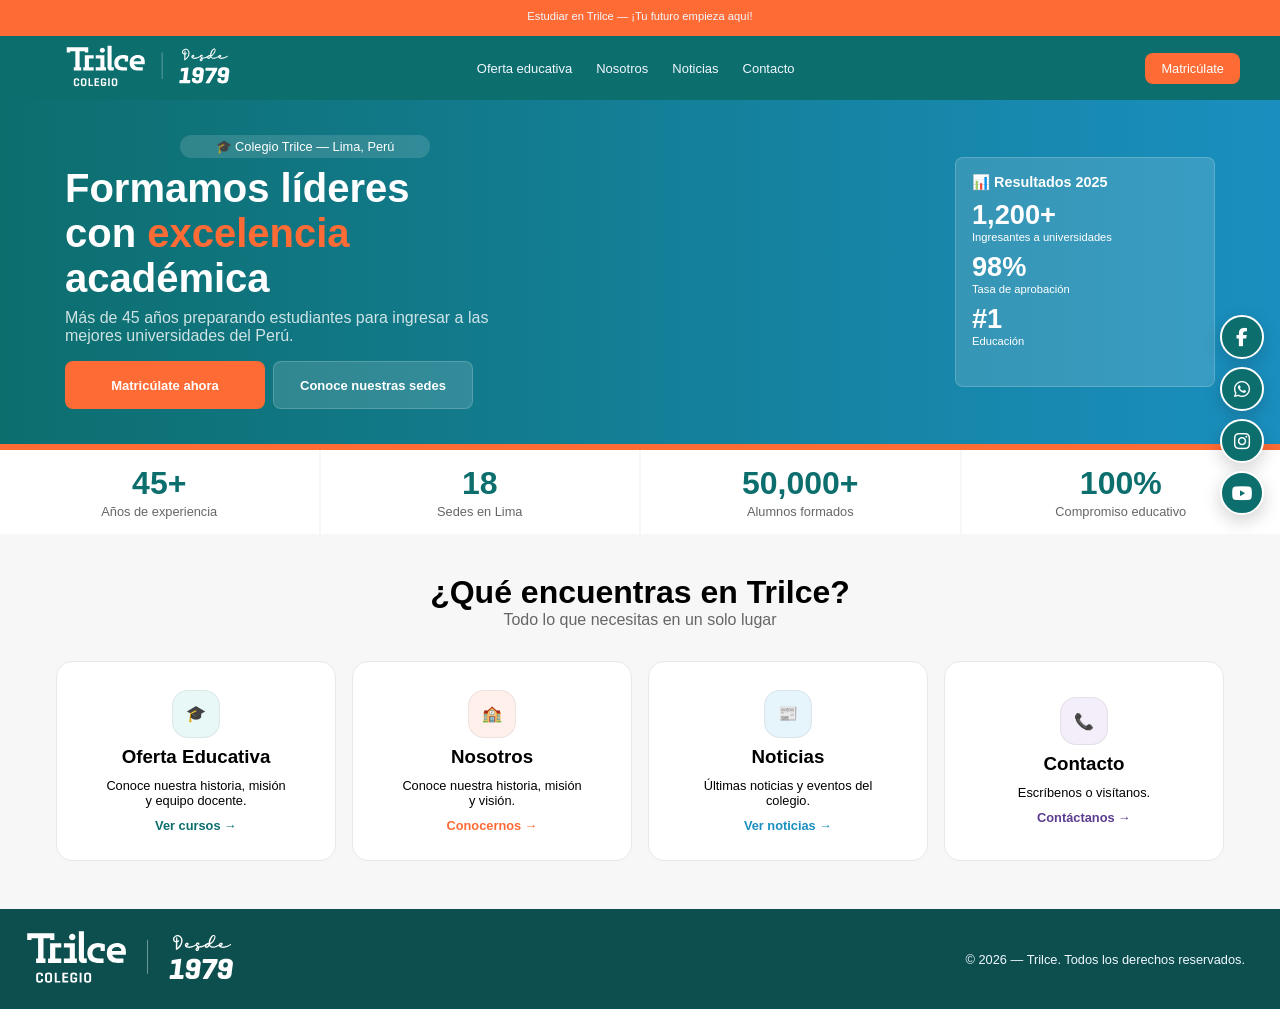
<file: index.html>
<!doctype html>
<html lang="es">
  <head>
    <meta charset="UTF-8" />
    <meta name="viewport" content="width=device-width, initial-scale=1.0" />
    <title>Colegio Trilce</title>
    <link rel="stylesheet" href="https://cdnjs.cloudflare.com/ajax/libs/font-awesome/6.5.2/css/all.min.css" />
    <link rel="stylesheet" href="css/style.css" />
    <link rel="stylesheet" href="css/redes-sociales/redes-sociales.css" />
    <link rel="shortcut icon" href="img/favicon.ico" type="image/x-icon">
  </head>
  <body>
    <header>
      <div class="banner">
        <p>Estudiar en Trilce — ¡Tu futuro empieza aquí!</p>
      </div>
      <nav>
        <div class="logo-header">
          <a href="index.html">
            <img src="img/logo_colegio_trilce_46.svg" alt="logo" />
          </a>
        </div>
        <div>
          <ul class="list-nav">
            <li><a href="oferta-educativa.html">Oferta educativa</a></li>
            <li><a href="nosotros.html">Nosotros</a></li>
            <li><a href="noticias.html">Noticias</a></li>
            <li><a href="contacto.html">Contacto</a></li>
          </ul>
        </div>
          <a class="boton-matricula" href="matricula.html">
            Matricúlate
          </a>
      </nav>
    </header>

    <main>
      <section id="hero">
        <div class="contenido-hero">
          <span class="ubicacion"> 🎓 Colegio Trilce — Lima, Perú </span>

          <h1>
            Formamos líderes <br />
            con <span>excelencia</span> académica
          </h1>

          <p>
            Más de 45 años preparando estudiantes para ingresar a las mejores
            universidades del Perú.
          </p>

          <div class="btn-hero">
            <a href="matricula.html">
              <span class="btn-hero-matriculate">Matricúlate ahora</span>
            </a>
            <a href="sedes.html">
              <spa class="btn-hero-conoce-mas">Conoce nuestras sedes</span>
            </a>
          </div>
        </div>
        <div class="hero-cards">
          <h3>📊 Resultados 2025</h3>
          <div class="hero-cards-section">
              <span>1,200+</span>
              <p>Ingresantes a universidades</p>
          </div>
          <div class="hero-cards-section">
              <span>98%</span>
              <p>Tasa de aprobación</p>
          </div>
          <div class="hero-cards-section">
              <span>#1</span>
              <p>Educación</p>
          </div>
        </div>
      </section>

      <section id="estadisticas">
        <div class="stats">
          <h2>45+</h2>
          <p>Años de experiencia</p>
        </div>

        <div class="stats">
          <h2>18</h2>
          <p>Sedes en Lima</p>
        </div>

        <div class="stats">
          <h2>50,000+</h2>
          <p>Alumnos formados</p>
        </div>

        <div class="stats">
          <h2>100%</h2>
          <p>Compromiso educativo</p>
        </div>
      </section>

      <section id="servicios">
        <div class="servicios-texto">
            <h2>¿Qué encuentras en Trilce?</h2>
            <p>Todo lo que necesitas en un solo lugar</p>
        </div>

        <div class="servicios-contenedor">
            <div class="card">
              <span class="icono color-icono-1">🎓</span>
              <h3>Oferta Educativa</h3>
              <p>Conoce nuestra historia, misión y equipo docente.</p>
              <a class="enfasis-link-1" href="oferta-educativa.html">Ver cursos →</a>
            </div>
    
            <div class="card">
              <span class="icono color-icono-2">🏫</span>
              <h3>Nosotros</h3>
              <p>Conoce nuestra historia, misión y visión.</p>
              <a class="enfasis-link-2" href="nosotros.html">Conocernos →</a>
            </div>
    
            <div class="card">
              <span class="icono color-icono-3">📰</span>
              <h3>Noticias</h3>
              <p>Últimas noticias y eventos del colegio.</p>
              <a class="enfasis-link-3" href="noticias.html">Ver noticias →</a>
            </div>
    
            <div class="card">
              <span class="icono color-icono-4">📞</span>
              <h3>Contacto</h3>
              <p>Escríbenos o visítanos.</p>
              <a class="enfasis-link-4" href="contacto.html">Contáctanos →</a>
            </div>
        </div>

      </section>
    </main>

    <footer>
      <div class="logo-footer">
        <img src="img/logo_colegio_trilce_46.svg" alt="logo-footer" />
      </div>
      <div class="footer-content">
        <p>© 2026 — Trilce. Todos los derechos reservados.</p>
      </div>
    </footer>
    <div class="barra-redes-sociales" aria-label="Redes sociales">
      <a class="enlace-red-social red-facebook" href="https://www.facebook.com/ColegioTrilce/" target="_blank" aria-label="Facebook"><i class="fa-brands fa-facebook-f"></i></a>
      <a class="enlace-red-social red-whatsapp" href="https://api.whatsapp.com/send?phone=51936827930&text=Me%20gustar%C3%ADa%20obtener%20m%C3%A1s%20informaci%C3%B3n" target="_blank" rel="noopener noreferrer" aria-label="WhatsApp"><i class="fa-brands fa-whatsapp"></i></a>
      <a class="enlace-red-social red-instagram" href="https://www.instagram.com/trilcecolegio/" target="_blank" rel="noopener noreferrer" aria-label="Instagram"><i class="fa-brands fa-instagram"></i></a>
      <a class="enlace-red-social red-youtube" href="https://www.youtube.com/user/ColegiosTRILCEperu" target="_blank" rel="noopener noreferrer" aria-label="YouTube"><i class="fa-brands fa-youtube"></i></a>
    </div>
  </body>
</html>
</file>
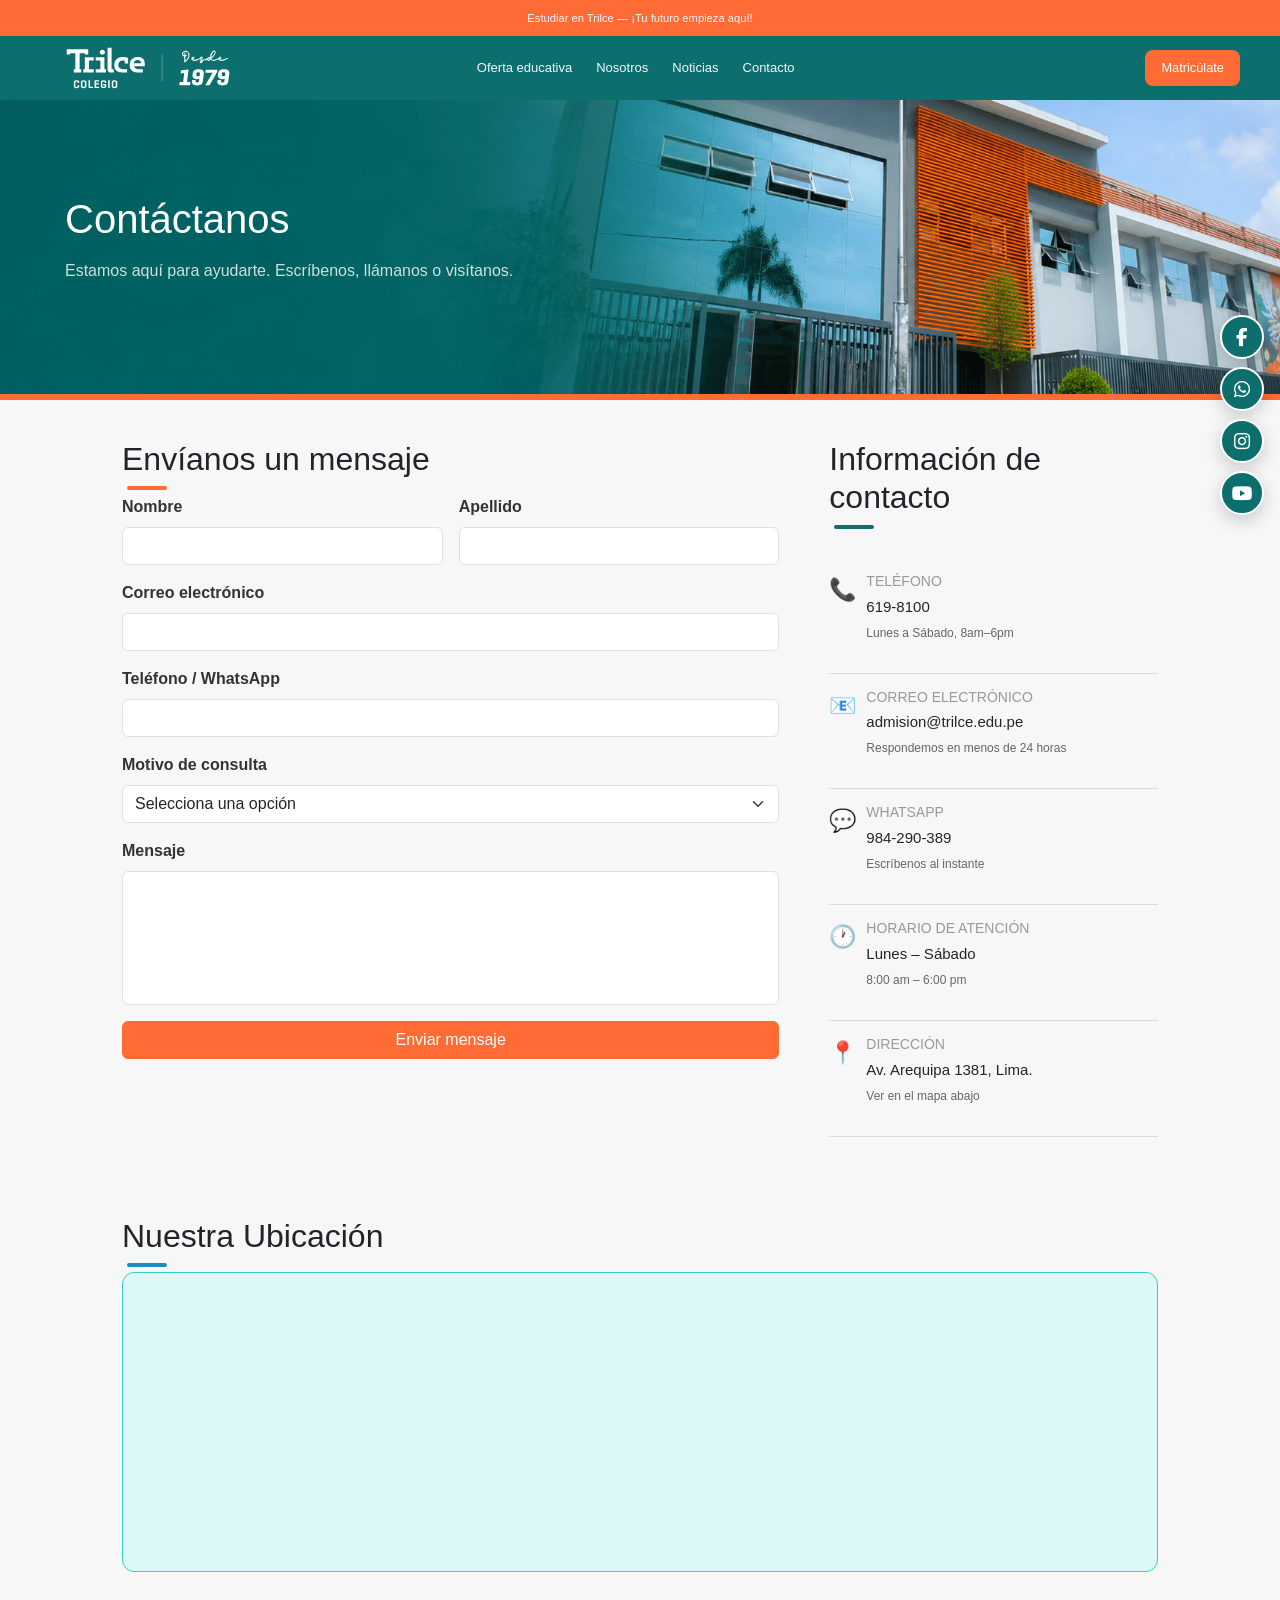
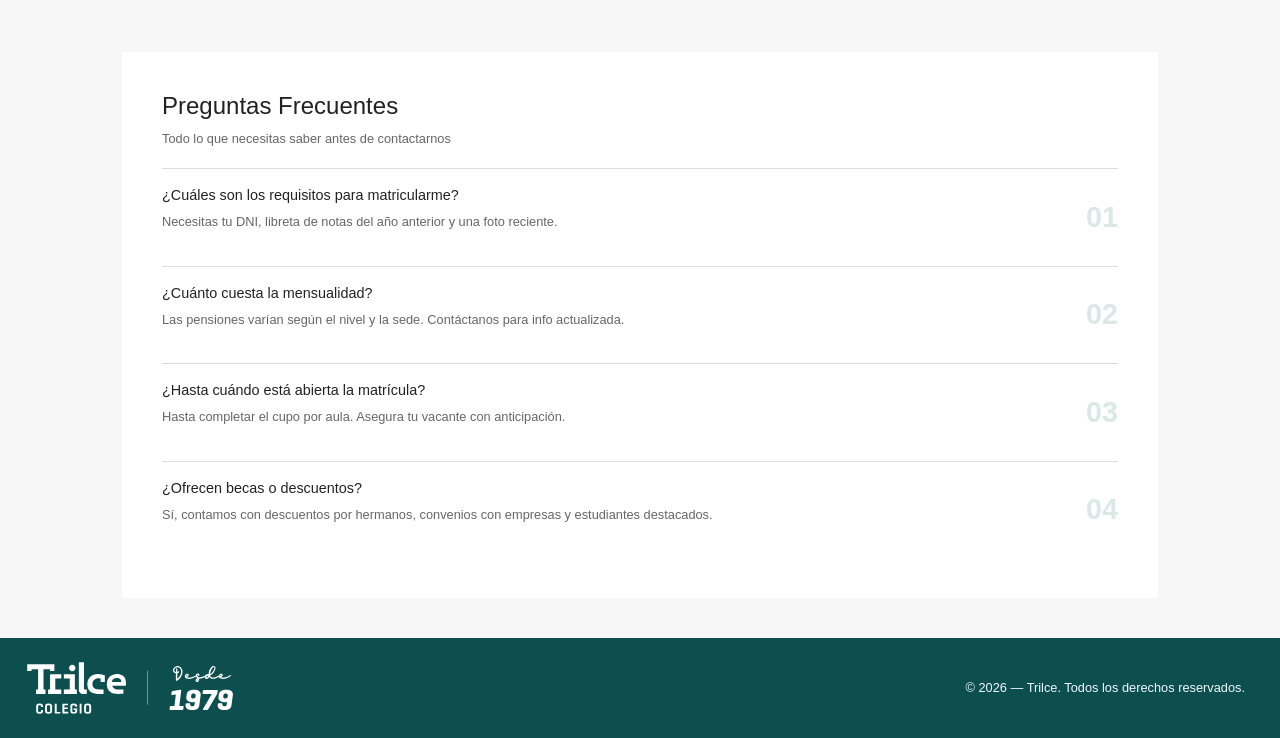
<file: contacto.html>
<!doctype html>
<html lang="es">
  <head>
    <meta charset="UTF-8" />
    <meta name="viewport" content="width=device-width, initial-scale=1.0" />
    <link
      href="https://cdn.jsdelivr.net/npm/bootstrap@5.3.8/dist/css/bootstrap.min.css"
      rel="stylesheet"
      integrity="sha384-sRIl4kxILFvY47J16cr9ZwB07vP4J8+LH7qKQnuqkuIAvNWLzeN8tE5YBujZqJLB"
      crossorigin="anonymous"
    />
    <link rel="stylesheet" href="css/style.css" />
    <link rel="stylesheet" href="https://cdnjs.cloudflare.com/ajax/libs/font-awesome/6.5.2/css/all.min.css" />
    <link rel="stylesheet" href="css/redes-sociales/redes-sociales.css" />
    <link rel="shortcut icon" href="img/favicon.ico" type="image/x-icon">
    <title>Contacto</title>
  </head>
  <body>
    <header>
      <div class="banner">
        <p>Estudiar en Trilce — ¡Tu futuro empieza aquí!</p>
      </div>
      <nav>
        <div class="logo-header">
          <a href="index.html">
            <img src="img/logo_colegio_trilce_46.svg" alt="logo" />
          </a>
        </div>
        <div>
          <ul class="list-nav">
            <li><a href="oferta-educativa.html">Oferta educativa</a></li>
            <li><a href="nosotros.html">Nosotros</a></li>
            <li><a href="noticias.html">Noticias</a></li>
            <li><a href="contacto.html">Contacto</a></li>
          </ul>
        </div>
        <a class="boton-matricula" href="matricula.html">
            Matricúlate
          </a>
      </nav>
    </header>
    <main>

      <section id="hero-contacto">
        <div class="contenido-hero-contacto">
          <h1>Contáctanos</h1>
          <p>Estamos aquí para ayudarte. Escríbenos, llámanos o visítanos.</p>
        </div>
      </section>

      <div class="container">
        <!-- FORMULARIO + INFO -->
        <section id="formulario">
          <div class="contacto-formulario">
            <h2>Envíanos un mensaje</h2>
            <div class="acento-naranja"></div>
            <form id="formulario-contacto" class="formulario-contacto needs-validation" novalidate>
              <div class="fila-formulario row g-3">
                <div class="grupo-campo col-md-6">
                  <label for="nombre" class="etiqueta-campo form-label">Nombre</label>
                  <input
                    id="nombre"
                    class="campo-formulario form-control"
                    name="nombre"
                    type="text"
                    autocomplete="given-name"
                    minlength="2"
                    required
                  />
                  <div class="mensaje-error invalid-feedback">Ingresa tu nombre.</div>
                </div>
  
                <div class="grupo-campo col-md-6">
                  <label for="apellido" class="etiqueta-campo form-label">Apellido</label>
                  <input
                    id="apellido"
                    class="campo-formulario form-control"
                    name="apellido"
                    type="text"
                    autocomplete="family-name"
                    minlength="2"
                    required
                  />
                  <div class="mensaje-error invalid-feedback">Ingresa tu apellido.</div>
                </div>
  
                <div class="grupo-campo col-12">
                  <label for="correo" class="etiqueta-campo form-label">Correo electrónico</label>
                  <input
                    id="correo"
                    class="campo-formulario form-control"
                    name="correo"
                    type="email"
                    autocomplete="email"
                    required
                  />
                  <div class="mensaje-error invalid-feedback">Ingresa un correo válido.</div>
                </div>
  
                <div class="grupo-campo col-12">
                  <label for="telefono" class="etiqueta-campo form-label">Teléfono / WhatsApp</label>
                  <input
                    id="telefono"
                    class="campo-formulario form-control"
                    name="telefono"
                    type="tel"
                    inputmode="tel"
                    autocomplete="tel"
                    pattern="[0-9+() -]{7,}"
                    required
                  />
                  <div class="mensaje-error invalid-feedback">Ingresa un teléfono válido.</div>
                </div>
  
                <div class="grupo-campo col-12">
                  <label for="motivo" class="etiqueta-campo form-label">Motivo de consulta</label>
                  <select id="motivo" class="campo-formulario form-select" name="motivo" required>
                    <option value="" selected disabled>Selecciona una opción</option>
                    <option value="matricula">Información de matrícula</option>
                    <option value="cursos">Consulta sobre cursos</option>
                    <option value="pensiones">Información de pensiones</option>
                    <option value="otro">Otro</option>
                  </select>
                  <div class="mensaje-error invalid-feedback">Selecciona un motivo de consulta.</div>
                </div>
  
                <div class="grupo-campo col-12">
                  <label for="mensaje" class="etiqueta-campo form-label">Mensaje</label>
                  <textarea
                    id="mensaje"
                    class="campo-formulario form-control"
                    name="mensaje"
                    rows="5"
                    minlength="10"
                    required
                  ></textarea>
                  <div class="mensaje-error invalid-feedback">Escribe un mensaje de al menos 10 caracteres.</div>
                </div>
  
                <div class="col-12">
                  <button class="btn boton-enviar-contacto w-100" type="submit">
                    Enviar mensaje
                  </button>
                </div>
              </div>
            </form>
            <div id="mensaje-formulario" class="contenedor-mensaje mt-3" aria-live="polite"></div>
          </div>
  
          <div class="contacto-info">
            <h2>Información de contacto</h2>
            <div class="acento-verde"></div>
            <br>
            <div class="info-fila">
              <span class="logo-info">📞</span>
              <div>
                <h3>TELÉFONO</h3>
                <h4>619-8100</h4>
                <p>Lunes a Sábado, 8am–6pm</p>
              </div>
            </div>
            <div class="info-fila">
              <span class="logo-info">📧</span>
              <div>
                <h3>CORREO ELECTRÓNICO</h3>
                <h4>admision@trilce.edu.pe</h4>
                <p>Respondemos en menos de 24 horas</p>
              </div>
            </div>
            <div class="info-fila">
              <span class="logo-info">💬</span>
              <div>
                <h3>WHATSAPP</h3>
                <h4>984-290-389</h4>
                <p>Escríbenos al instante</p>
              </div>
            </div>
            <div class="info-fila">
              <span class="logo-info">🕐</span>
            <div>
                <h3>HORARIO DE ATENCIÓN</h3>
                <h4>Lunes – Sábado</h4>
                <p>8:00 am – 6:00 pm</p>
              </div>
            </div>
            <div class="info-fila">
              <span class="logo-info">📍</span>
            <div>
                <h3>DIRECCIÓN</h3>
                <h4>Av. Arequipa 1381, Lima.</h4>
                <p>Ver en el mapa abajo</p>
              </div>
            </div>
  
          </div>
        </section>
  
        <section id="seccion-ubicacion">
            <h2>Nuestra Ubicación</h2>
            <div class="acento-azul"></div>
  
            <div class="contenedor-mapa">
              <iframe class="mapa-ubicacion"
              src="https://www.google.com/maps?q=Av.%20Arequipa%201381%2C%20Lima%2C%20Peru&output=embed"
              title="Mapa de ubicación del Colegio Trilce"
              loading="lazy"
              allowfullscreen>
              </iframe>
            </div>
        </section>
  
        <section class="seccion-preguntas">
          <div class="contenedor-preguntas">
            <h2>Preguntas Frecuentes</h2>
            <p class="texto-preguntas">Todo lo que necesitas saber antes de contactarnos</p>
  
            <div class="pregunta-fila">
              <div class="pregunta-texto">
                <h3>¿Cuáles son los requisitos para matricularme?</h3>
                <p>Necesitas tu DNI, libreta de notas del año anterior y una foto reciente.</p>
              </div>
              <span class="numero-pregunta">01</span>
            </div>
  
            <div class="pregunta-fila">
              <div class="pregunta-texto">
                <h3>¿Cuánto cuesta la mensualidad?</h3>
                <p>Las pensiones varían según el nivel y la sede. Contáctanos para info actualizada.</p>
              </div>
              <span class="numero-pregunta">02</span>
            </div>
  
            <div class="pregunta-fila">
              <div class="pregunta-texto">
                <h3>¿Hasta cuándo está abierta la matrícula?</h3>
                <p>Hasta completar el cupo por aula. Asegura tu vacante con anticipación.</p>
              </div>
              <span class="numero-pregunta">03</span>
            </div>
  
            <div class="pregunta-fila">
              <div class="pregunta-texto">
                <h3>¿Ofrecen becas o descuentos?</h3>
                <p>Sí, contamos con descuentos por hermanos, convenios con empresas y estudiantes destacados.</p>
              </div>
              <span class="numero-pregunta">04</span>
            </div>
  
          </div>
        </section>
      </div>

    </main>
    <footer>
      <div class="logo-footer">
        <img src="img/logo_colegio_trilce_46.svg" alt="logo-footer" />
      </div>
      <div class="footer-content">
        <p>© 2026 — Trilce. Todos los derechos reservados.</p>
      </div>
    </footer>
    <div class="barra-redes-sociales" aria-label="Redes sociales">
      <a class="enlace-red-social red-facebook" href="https://www.facebook.com/ColegioTrilce/" target="_blank" aria-label="Facebook"><i class="fa-brands fa-facebook-f"></i></a>
      <a class="enlace-red-social red-whatsapp" href="https://api.whatsapp.com/send?phone=51936827930&text=Me%20gustar%C3%ADa%20obtener%20m%C3%A1s%20informaci%C3%B3n" target="_blank" rel="noopener noreferrer" aria-label="WhatsApp"><i class="fa-brands fa-whatsapp"></i></a>
      <a class="enlace-red-social red-instagram" href="https://www.instagram.com/trilcecolegio/" target="_blank" rel="noopener noreferrer" aria-label="Instagram"><i class="fa-brands fa-instagram"></i></a>
      <a class="enlace-red-social red-youtube" href="https://www.youtube.com/user/ColegiosTRILCEperu" target="_blank" rel="noopener noreferrer" aria-label="YouTube"><i class="fa-brands fa-youtube"></i></a>
    </div>
    <script src="js/contacto.js"></script>
  </body>
</html>
</file>
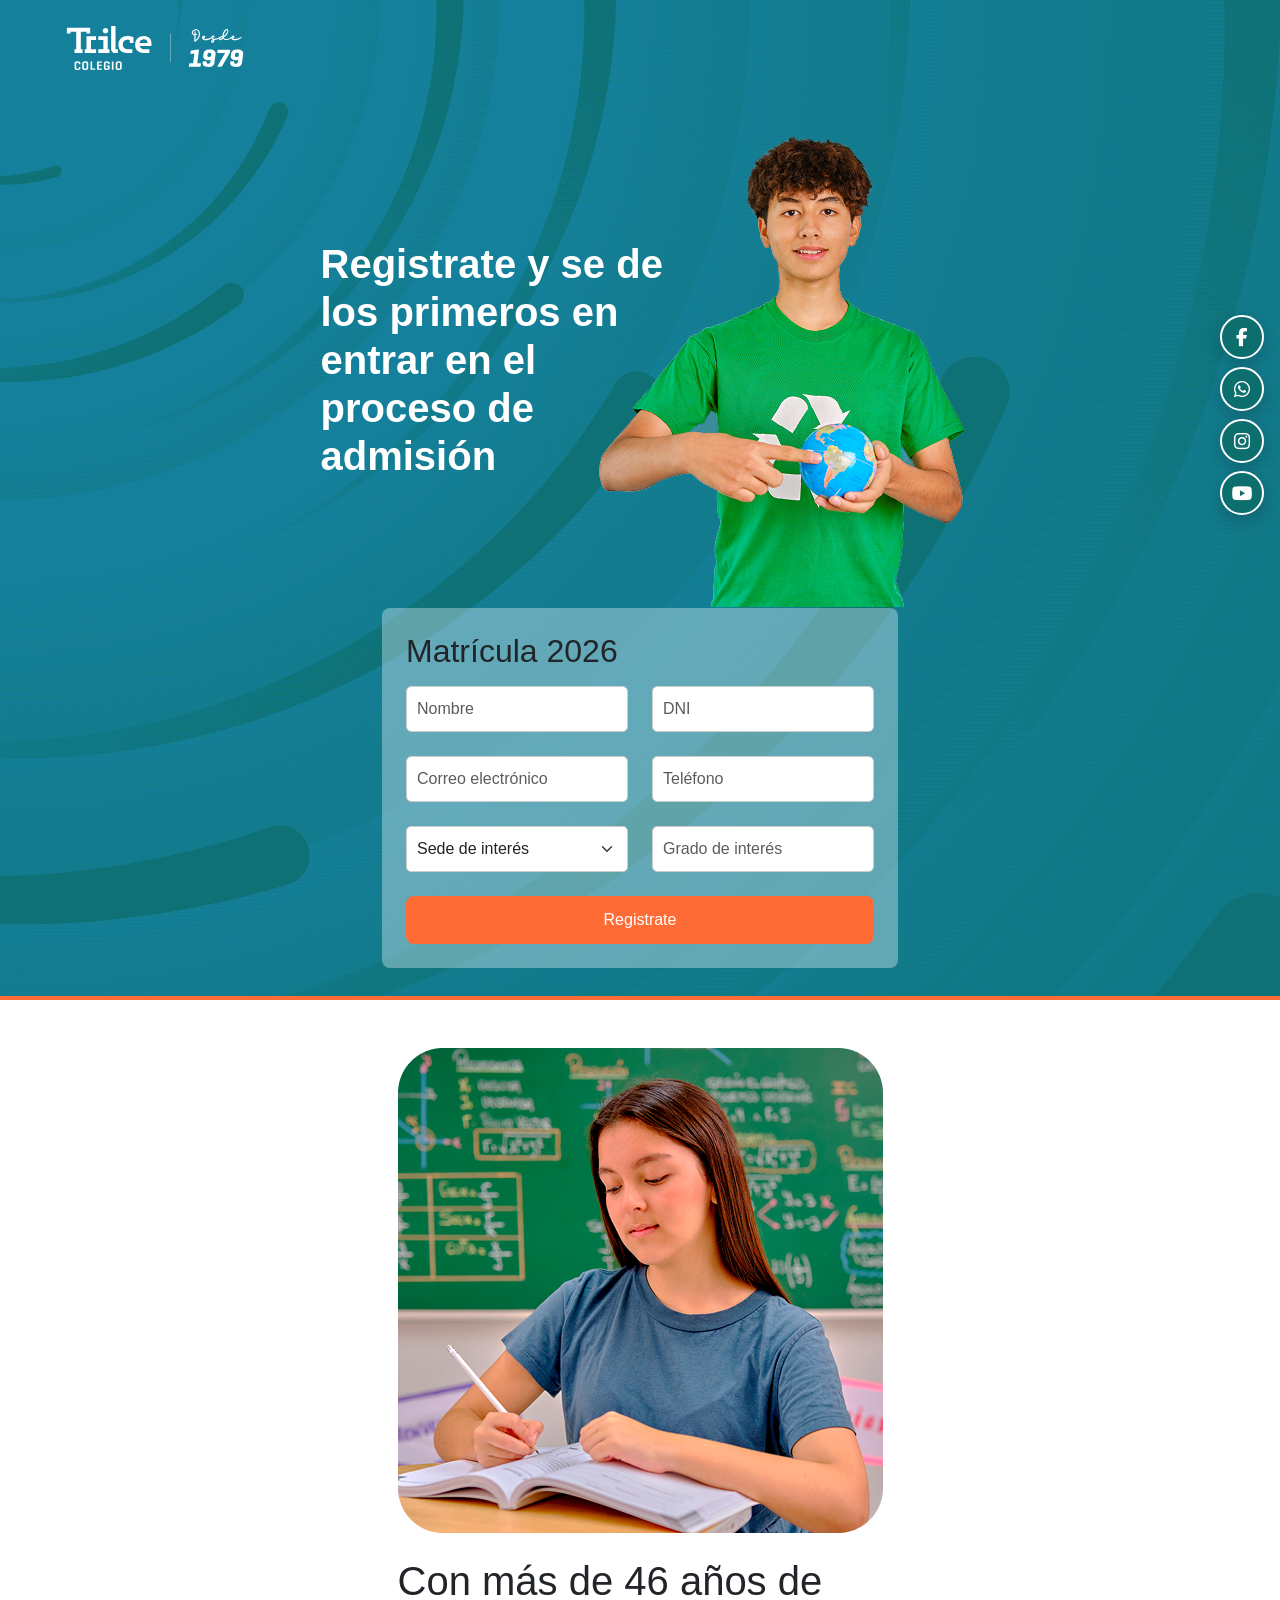
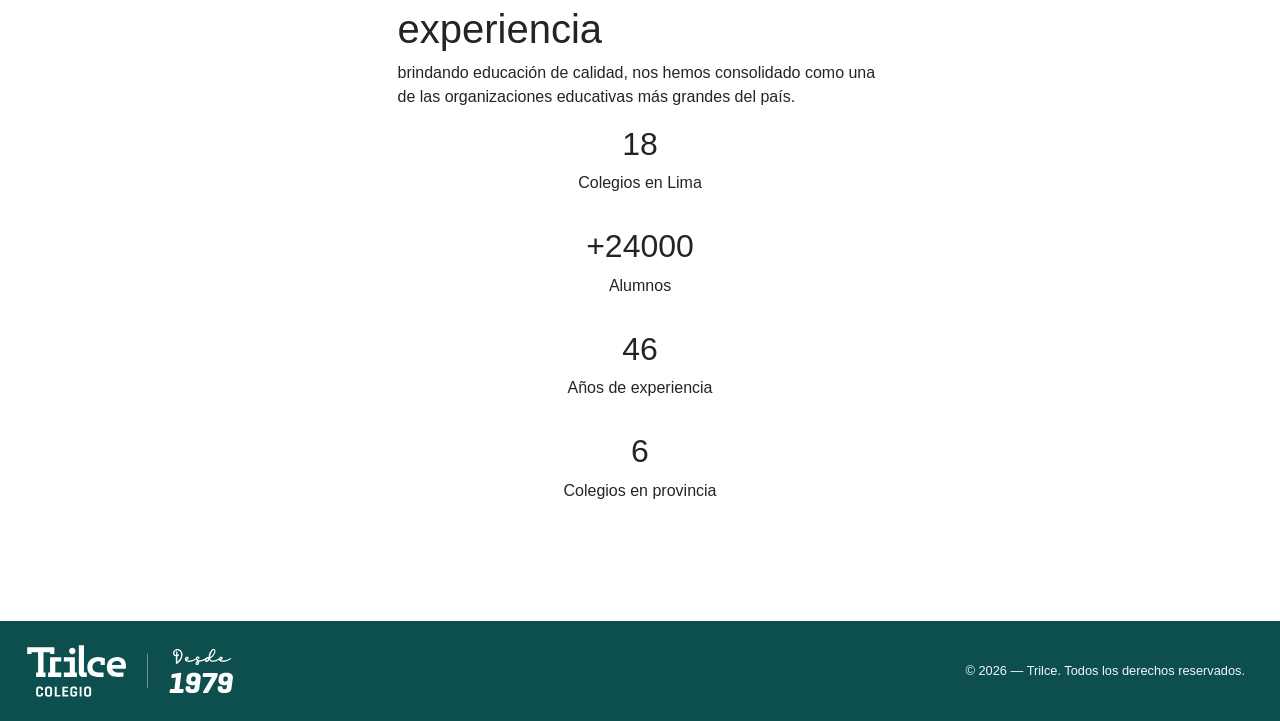
<file: matricula.html>
<!doctype html>
<html lang="es">
  <head>
    <meta charset="UTF-8" />
    <meta name="viewport" content="width=device-width, initial-scale=1.0" />
    <link rel="stylesheet" href="/css/matricula.css" />
    <link rel="stylesheet" href="https://cdnjs.cloudflare.com/ajax/libs/font-awesome/6.5.2/css/all.min.css" />
    <link rel="stylesheet" href="css/redes-sociales/redes-sociales.css" />
    <link rel="preconnect" href="https://fonts.googleapis.com" />
    <link rel="preconnect" href="https://fonts.gstatic.com" crossorigin />
    <link rel="shortcut icon" href="img/favicon.ico" type="image/x-icon" />
    <link
      href="https://fonts.googleapis.com/css2?family=Pliant:ital,wght@0,100..900;1,100..900&family=Raleway:ital,wght@0,100..900;1,100..900&family=Stack+Sans+Headline:wght@200..700&display=swap"
      rel="stylesheet"
    />
    <link
      href="https://cdn.jsdelivr.net/npm/bootstrap@5.3.8/dist/css/bootstrap.min.css"
      rel="stylesheet"
      integrity="sha384-sRIl4kxILFvY47J16cr9ZwB07vP4J8+LH7qKQnuqkuIAvNWLzeN8tE5YBujZqJLB"
      crossorigin="anonymous"
    />
    <title>Document</title>
  </head>

  <body>
    <div class="header-imagen">
      <header>
        <nav>
          <div class="logo-header">
            <a href="index.html">
              <img src="img/logo_colegio_trilce_46.svg" alt="logo" />
            </a>
          </div>
        </nav>
      </header>
      <div class="contenedor-matricula">
        <div class="matricula-mensaje">
          <p class="mensaje-flotante">
            Registrate y se de los primeros en entrar en el proceso de admisión
          </p>
          <img class="imagen-flotante" src="img/BG 1.png" alt="" />
        </div>
        <form id="formulario-matricula" class="needs-validation" novalidate>
          <div class="tarjeta">
            <div class="row">
              <h2>Matrícula 2026</h2>
            </div>
            <div class="row">
              <div class="col campo-grupo">
                <div class="mb-3">
                  <input
                    type="text"
                    placeholder="Nombre"
                    name=""
                    id="nombre"
                    class="form-control"
                    aria-describedby="helpId"
                    required
                  />
                </div>
              </div>
              <div class="col campo-grupo">
                <input
                  type="text"
                  placeholder="DNI"
                  name=""
                  id="documento"
                  class="form-control"
                  aria-describedby="helpId"
                  required
                />
              </div>
            </div>
            <div class="row">
              <div class="col campo-grupo">
                <div class="mb-3">
                  <input
                    type="email"
                    placeholder="Correo electrónico"
                    name=""
                    id="email"
                    class="form-control"
                    aria-describedby="helpId"
                    autocomplete="email"
                    required
                  />
                </div>
              </div>
              <div class="col campo-grupo">
                <input
                  type="tel"
                  placeholder="Teléfono"
                  name=""
                  id="telefono"
                  class="form-control"
                  aria-describedby="helpId"
                  required
                />
              </div>
            </div>
            <div class="row">
              <div class="col campo-grupo">
                <div class="mb-3">
                  <select
                    id="sede"
                    class="form-select"
                    aria-label="Default select example"
                    required
                  >
                    <option value="" selected disabled>Sede de interés</option>
                    <option value="1">Breña</option>
                    <option value="2">Callao</option>
                    <option value="3">Chorrillos</option>
                    <option value="4">Comas</option>
                    <option value="5">La Molina</option>
                    <option value="6">Los Olivos</option>
                    <option value="7">San Miguel</option>
                    <option value="8">Marsano</option>
                    <option value="9">Ñaña</option>
                    <option value="10">Pro</option>
                    <option value="11">Santa Beatriz</option>
                    <option value="12">Salamanca</option>
                    <option value="13">Salaverry</option>
                    <option value="14">San Isidro</option>
                    <option value="15">San Juan de Lurigancho</option>
                    <option value="16">Santa Anita</option>
                    <option value="17">Villa El Salvador</option>
                    <option value="18">Villa María</option>
                  </select>
                  <div class="invalid-feedback">Selecciona una sede.</div>
                </div>
              </div>
              <div class="col campo-grupo">
                <input
                  type="text"
                  placeholder="Grado de interés"
                  name=""
                  id="grado"
                  class="form-control"
                  aria-describedby="helpId"
                  required
                />
              </div>
            </div>
            <button type="submit" id="matriculate" class="boton-registrate">
              Registrate
            </button>
          </div>
        </form>
      </div>
    </div>
    <main>
      <div class="container py-5">
        <div class="contenedor-experiencia">
          <div class="col">
            <img src="img/image 2.png" alt="" />
          </div>
          <div class="col contenido-experiencia">
            <h1>Con más de 46 años de experiencia</h1>
            <p>
              brindando educación de calidad, nos hemos consolidado como una de
              las organizaciones educativas más grandes del país.
            </p>
            <div class="contenido-stats">
              <div class="tarjetilla">
                <h2>18</h2>
                <p>Colegios en Lima</p>
              </div>
              <div class="tarjetilla">
                <h2>+24000</h2>
                <p>Alumnos</p>
              </div>
              <div class="tarjetilla">
                <h2>46</h2>
                <p>Años de experiencia</p>
              </div>
              <div class="tarjetilla">
                <h2>6</h2>
                <p>Colegios en provincia</p>
              </div>
            </div>
          </div>
        </div>
      </div>
    </main>
    <footer>
      <div class="logo-footer">
        <img src="img/logo_colegio_trilce_46.svg" alt="logo-footer" />
      </div>
      <div class="footer-content">
        <p>© 2026 — Trilce. Todos los derechos reservados.</p>
      </div>
    </footer>
    <div id="modal" class="modal fade" tabindex="-1">
      <div class="modal-dialog">
        <div class="modal-content">
          <div class="modal-header">
            <h5 class="modal-title">Matricula</h5>
            <button
              type="button"
              class="btn-close"
              data-bs-dismiss="modal"
              aria-label="Close"
            ></button>
          </div>
          <div class="modal-body">
            <p>Matricula realizada con exito.</p>
          </div>
          <div class="modal-footer">
            <button
              type="button"
              class="btn btn-secondary"
              data-bs-dismiss="modal"
            >
              Close
            </button>
          </div>
        </div>
      </div>
    </div>
    <script src="js/matricula.js"></script>
    <script
      src="https://cdn.jsdelivr.net/npm/bootstrap@5.3.8/dist/js/bootstrap.bundle.min.js"
      integrity="sha384-FKyoEForCGlyvwx9Hj09JcYn3nv7wiPVlz7YYwJrWVcXK/BmnVDxM+D2scQbITxI"
      crossorigin="anonymous"
    ></script>
    <div class="barra-redes-sociales" aria-label="Redes sociales">
      <a class="enlace-red-social red-facebook" href="https://www.facebook.com/ColegioTrilce/" target="_blank" aria-label="Facebook"><i class="fa-brands fa-facebook-f"></i></a>
      <a class="enlace-red-social red-whatsapp" href="https://api.whatsapp.com/send?phone=51936827930&text=Me%20gustar%C3%ADa%20obtener%20m%C3%A1s%20informaci%C3%B3n" target="_blank" rel="noopener noreferrer" aria-label="WhatsApp"><i class="fa-brands fa-whatsapp"></i></a>
      <a class="enlace-red-social red-instagram" href="https://www.instagram.com/trilcecolegio/" target="_blank" rel="noopener noreferrer" aria-label="Instagram"><i class="fa-brands fa-instagram"></i></a>
      <a class="enlace-red-social red-youtube" href="https://www.youtube.com/user/ColegiosTRILCEperu" target="_blank" rel="noopener noreferrer" aria-label="YouTube"><i class="fa-brands fa-youtube"></i></a>
    </div>
  </body>
</html>
</file>
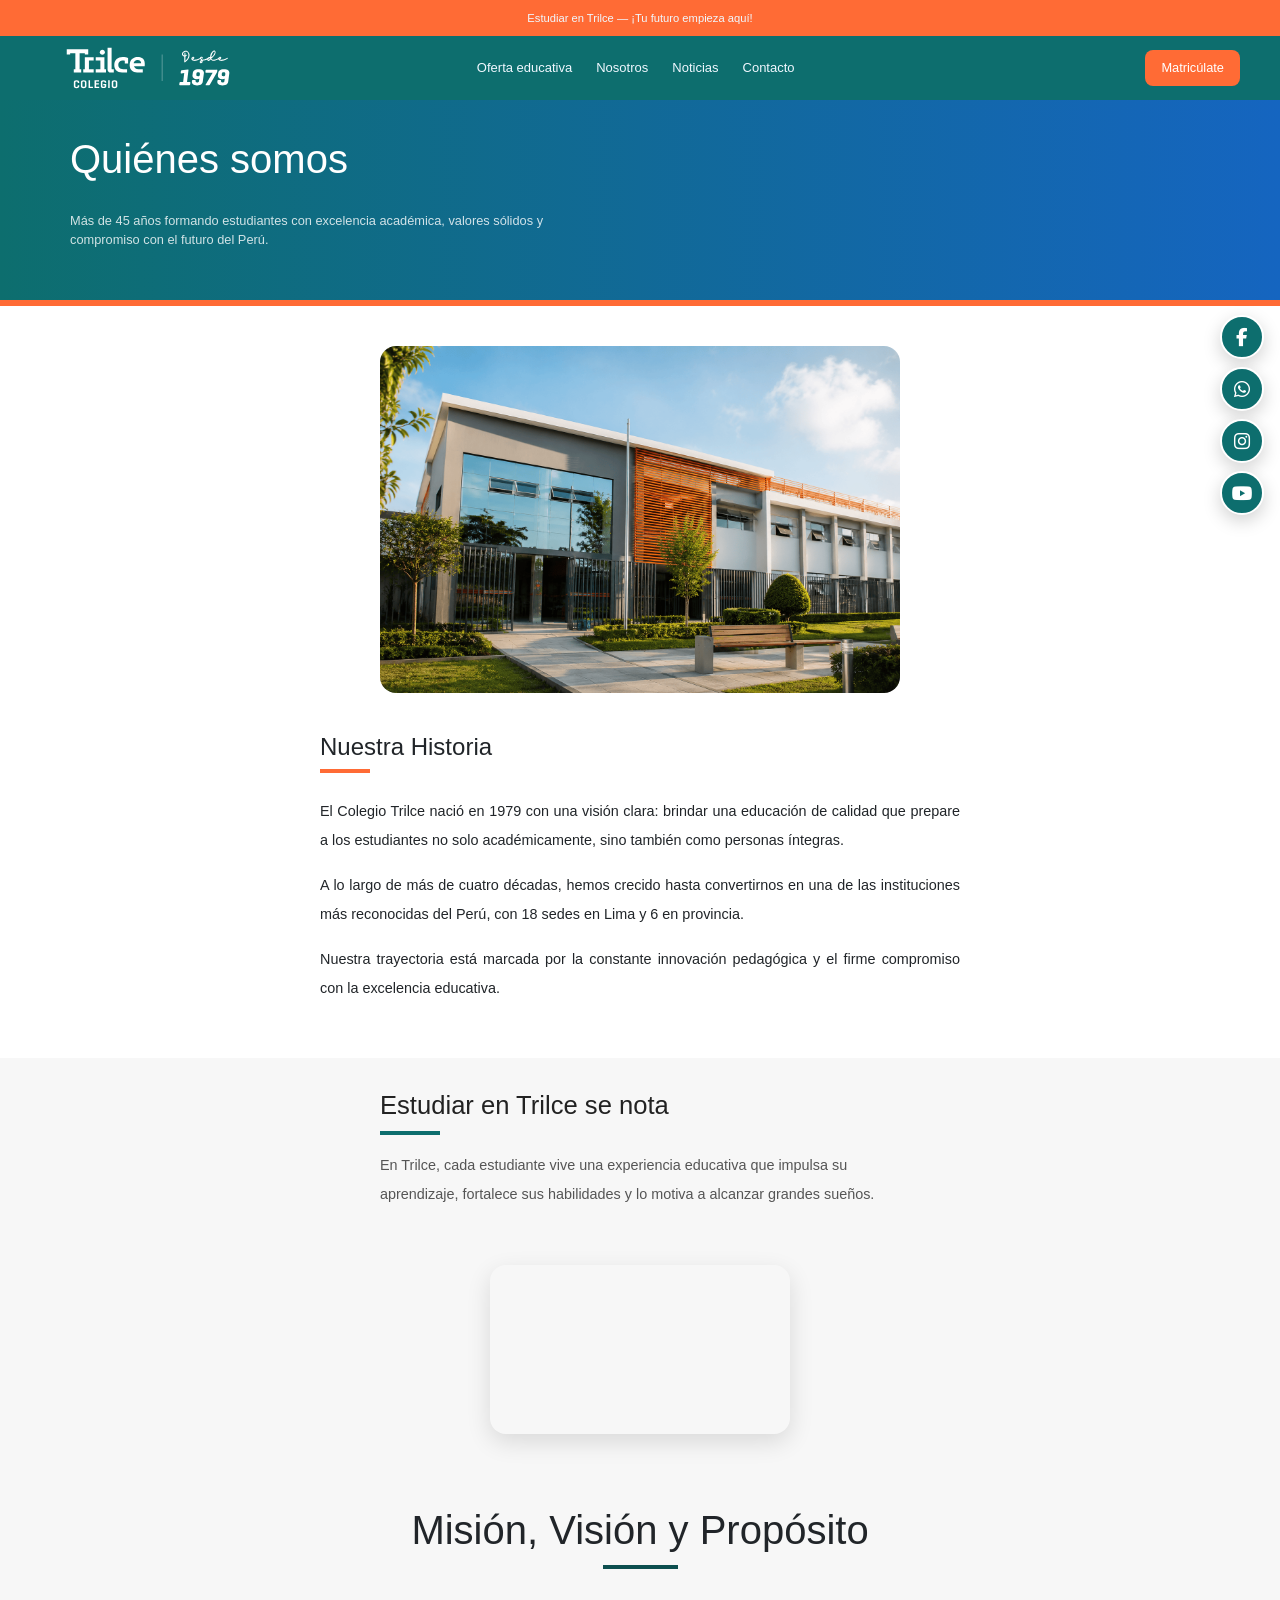
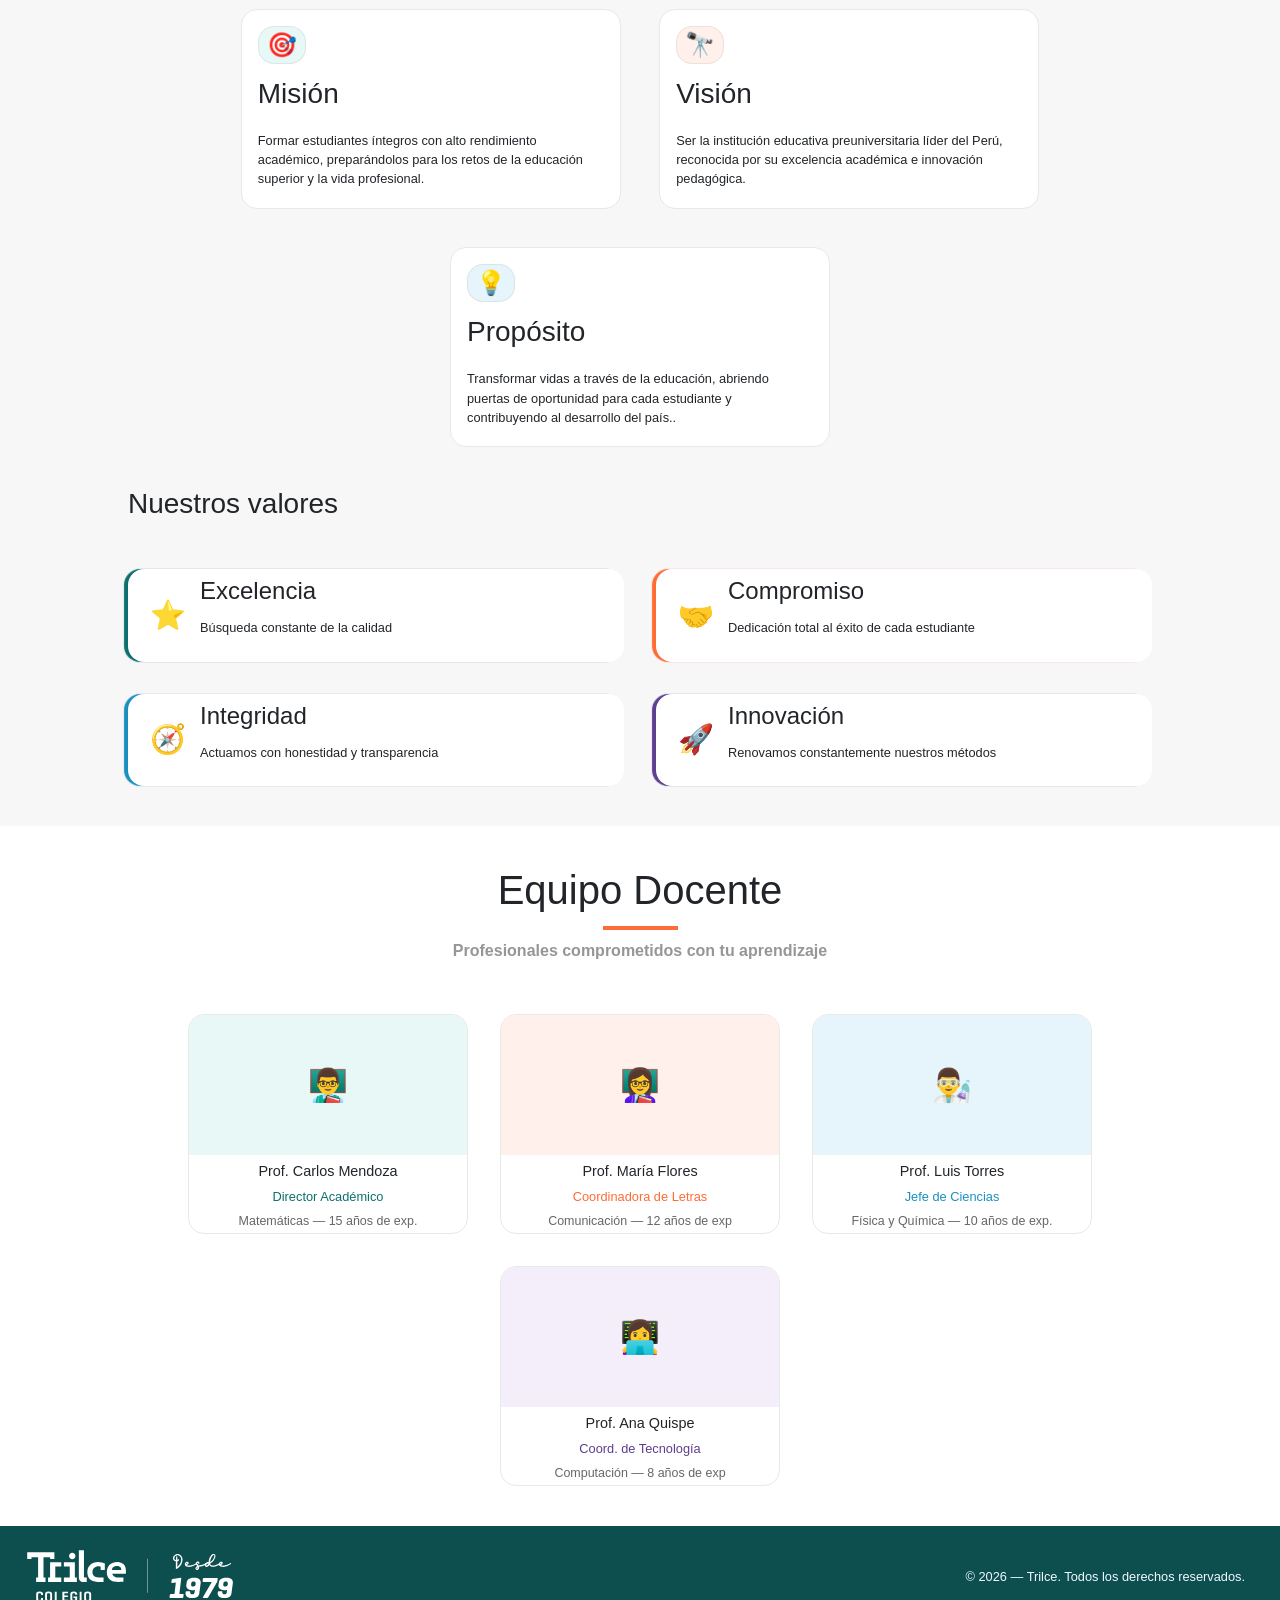
<file: nosotros.html>
<!doctype html>
<html lang="es">
  <head>
    <meta charset="UTF-8" />
    <meta name="viewport" content="width=device-width, initial-scale=1.0" />
    <link rel="shortcut icon" href="img/favicon.ico" type="image/x-icon">
    <link rel="stylesheet" href="css/style.css" />
    <link rel="stylesheet" href="https://cdnjs.cloudflare.com/ajax/libs/font-awesome/6.5.2/css/all.min.css" />
    <link rel="stylesheet" href="css/redes-sociales/redes-sociales.css" />
    <link
      href="https://cdn.jsdelivr.net/npm/bootstrap@5.3.8/dist/css/bootstrap.min.css"
      rel="stylesheet"
      integrity="sha384-sRIl4kxILFvY47J16cr9ZwB07vP4J8+LH7qKQnuqkuIAvNWLzeN8tE5YBujZqJLB"
      crossorigin="anonymous"
    />
    <title>Nosotros</title>
  </head>
  <body>
    <header>
      <div class="banner">
        <p>Estudiar en Trilce — ¡Tu futuro empieza aquí!</p>
      </div>
      <nav>
        <div class="logo-header">
          <a href="index.html">
            <img src="img/logo_colegio_trilce_46.svg" alt="logo" />
          </a>
        </div>
        <div>
          <ul class="list-nav">
            <li><a href="oferta-educativa.html">Oferta educativa</a></li>
            <li><a href="nosotros.html">Nosotros</a></li>
            <li><a href="noticias.html">Noticias</a></li>
            <li><a href="contacto.html">Contacto</a></li>
          </ul>
        </div>
        <a class="boton-matricula" href="matricula.html">
            Matricúlate
          </a>
      </nav>
    </header>
    <main>
      <section class="nosotros-fondo">
        <div class="nosotros-info">
          <h1>Quiénes somos</h1>
          <p>Más de 45 años formando estudiantes con excelencia académica, valores sólidos y compromiso con el futuro del Perú.</p>
        </div>
      </section>
      <section class="nosotros-historia">
        <div class="container nosotros-historia-contenedor">
          <img class="col img-fluid nosotros-imagen" src="img/ColegioTrilceNosotros.png" alt="Nosotros">
          <article class="col historia">
            <h2>Nuestra Historia</h2>
            <div class="historia-linea"></div><br>
            <p>El Colegio Trilce nació en 1979 con una visión clara: brindar una educación de calidad que prepare a los estudiantes no solo académicamente, sino también como personas íntegras.</p>
            <p>A lo largo de más de cuatro décadas, hemos crecido hasta convertirnos en una de las instituciones más reconocidas del Perú, con 18 sedes en Lima y 6 en provincia.</p>
            <p>Nuestra trayectoria está marcada por la constante innovación pedagógica y el firme compromiso con la excelencia educativa.</p>
          </article>
        </div>
      </section>
      <section class="container">
        <div class="nosotros-video">
          <div class="contenido-video-nosotros">
            <h2>Estudiar en Trilce se nota</h2>
            <div class="video-linea"></div>
            <p>
              En Trilce, cada estudiante vive una experiencia educativa que impulsa
              su aprendizaje, fortalece sus habilidades y lo motiva a alcanzar grandes sueños.
            </p>
          </div>
          <div class="contenedor-video-nosotros">
            <iframe width="560" height="315" src="https://www.youtube.com/embed/01bJWerFLzQ?si=WRL9jLOeAOvT4g47" title="YouTube video player" frameborder="0" allow="accelerometer; autoplay; clipboard-write; encrypted-media; gyroscope; picture-in-picture; web-share" referrerpolicy="strict-origin-when-cross-origin" allowfullscreen></iframe>
          </div>
        </div>
      </section>
      <section class="nosotros-section">
        <div class="nosotros-section-titulo">
          <h1>Misión, Visión y Propósito</h1>
          <div class="nosotros-linea"></div>
        </div>
        <div class="nosotros-contenedor">
          <div class="nosotros-contenedor-card">
            <span class="icono color-icono-1">🎯</span>
            <h3>Misión</h3>
            <p>Formar estudiantes íntegros con alto rendimiento académico, preparándolos para los retos de la educación superior y la vida profesional.</p>
          </div>
          <div class="nosotros-contenedor-card">
            <span class="icono color-icono-2">🔭</span>
            <h3>Visión</h3>
            <p>Ser la institución educativa preuniversitaria líder del Perú, reconocida por su excelencia académica e innovación pedagógica.</p>
          </div>
          <div class="nosotros-contenedor-card">
            <span class="icono color-icono-3">💡</span>
            <h3>Propósito</h3>
            <p>Transformar vidas a través de la educación, abriendo puertas de oportunidad para cada estudiante y contribuyendo al desarrollo del país..</p>
          </div>
        </div>
        <h3 class="valores">Nuestros valores</h3>
        <div class="contenedor-valores">
          <div class="minicard color-sombra-1">
            <span>⭐</span>
            <div class="minicard-text">
              <h4>Excelencia</h4>
              <p>Búsqueda constante de la calidad</p>
            </div>
          </div>
          <div class="minicard color-sombra-2">
            <span>🤝</span>
            <div class="minicard-text">
              <h4>Compromiso</h4>
              <p>Dedicación total al éxito de cada estudiante</p>
            </div>
          </div>
          <div class="minicard color-sombra-3">
            <span>🧭</span>
            <div class="minicard-text">
              <h4>Integridad</h4>
              <p>Actuamos con honestidad y transparencia</p>
            </div>
          </div>
          <div class="minicard color-sombra-4">
            <span>🚀</span>
            <div class="minicard-text">
              <h4>Innovación</h4>
              <p>Renovamos constantemente nuestros métodos</p>
            </div>
          </div>          
      </section>
      <section class="nosotros-final-section">
        <div class="nosotros-final-titulo">
          <h1>Equipo Docente</h1>
          <div class="nosotros-final-linea"></div>
          <p>Profesionales comprometidos con tu aprendizaje</p>
        </div>
        <div class="contenedor-docente">
            <div class="docente-card">
              <span class="color-icono-1">👨‍🏫</span>
              <div>
                <h3>Prof. Carlos Mendoza</h3>
                <h4 class="enfasis-link-1">Director Académico</h4>
                <p>Matemáticas — 15 años de exp.</p>
              </div>
            </div>
            <div class="docente-card">
              <span class="color-icono-2">👩‍🏫</span>
              <div>
                <h3>Prof. María Flores</h3>
                <h4 class="enfasis-link-2">Coordinadora de Letras</h4>
                <p>Comunicación — 12 años de exp</p>
              </div>
            </div>
            <div class="docente-card">
              <span class="color-icono-3">👨‍🔬</span>
              <div>
                <h3>Prof. Luis Torres</h3>
                <h4 class="enfasis-link-3">Jefe de Ciencias</h4>
                <p>Física y Química — 10 años de exp.</p>
              </div>
            </div>
            <div class="docente-card">
              <span class="color-icono-4">👩‍💻</span>
              <div>
                <h3>Prof. Ana Quispe</h3>
                <h4 class="enfasis-link-4">Coord. de Tecnología</h4>
                <p>Computación — 8 años de exp</p>
              </div>
            </div>
        </div>
      </section>
    </main>
    <footer>
      <div class="logo-footer">
        <img src="img/logo_colegio_trilce_46.svg" alt="logo-footer" />
      </div>
      <div class="footer-content">
        <p>© 2026 — Trilce. Todos los derechos reservados.</p>
      </div>
    </footer>
    <div class="barra-redes-sociales" aria-label="Redes sociales">
      <a class="enlace-red-social red-facebook" href="https://www.facebook.com/ColegioTrilce/" target="_blank" aria-label="Facebook"><i class="fa-brands fa-facebook-f"></i></a>
      <a class="enlace-red-social red-whatsapp" href="https://api.whatsapp.com/send?phone=51936827930&text=Me%20gustar%C3%ADa%20obtener%20m%C3%A1s%20informaci%C3%B3n" target="_blank" rel="noopener noreferrer" aria-label="WhatsApp"><i class="fa-brands fa-whatsapp"></i></a>
      <a class="enlace-red-social red-instagram" href="https://www.instagram.com/trilcecolegio/" target="_blank" rel="noopener noreferrer" aria-label="Instagram"><i class="fa-brands fa-instagram"></i></a>
      <a class="enlace-red-social red-youtube" href="https://www.youtube.com/user/ColegiosTRILCEperu" target="_blank" rel="noopener noreferrer" aria-label="YouTube"><i class="fa-brands fa-youtube"></i></a>
    </div>
  </body>
</html>
</file>
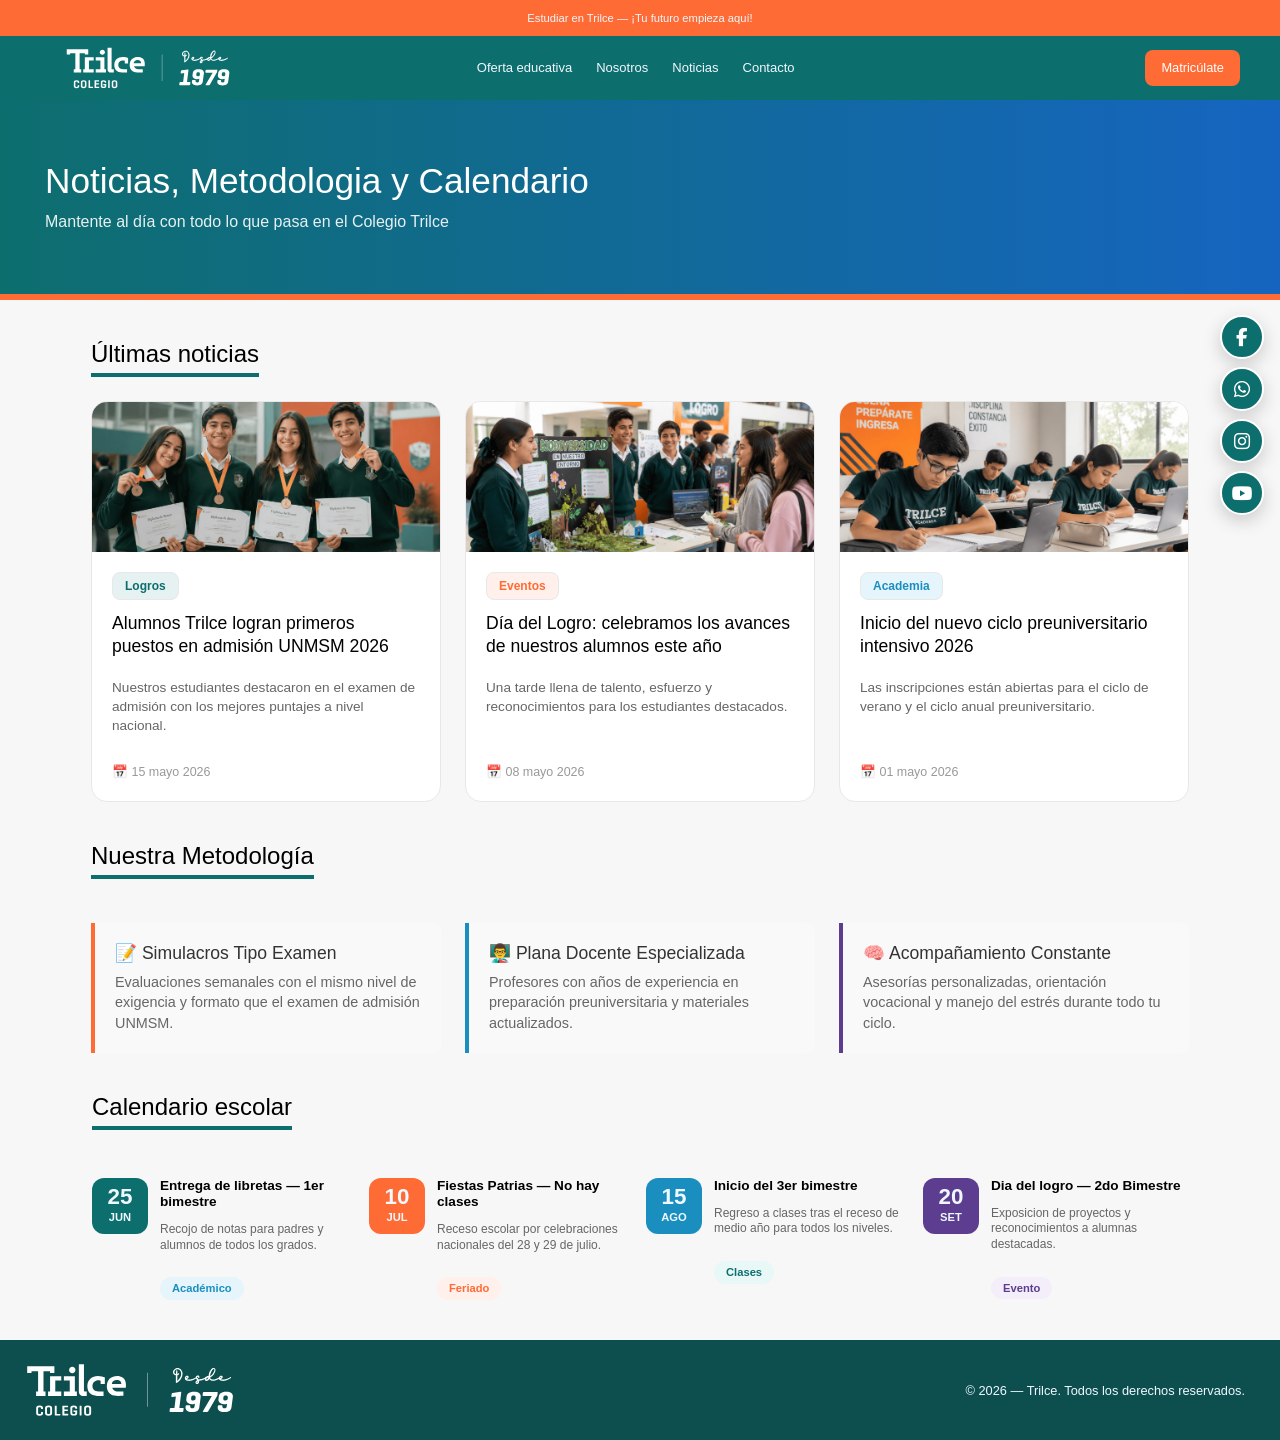
<file: noticias.html>
<!doctype html>
<html lang="es">
    <head>
    <meta charset="UTF-8" />
    <meta name="viewport" content="width=device-width, initial-scale=1.0" />
    <link rel="stylesheet" href="css/style.css" />
    <link rel="stylesheet" href="https://cdnjs.cloudflare.com/ajax/libs/font-awesome/6.5.2/css/all.min.css" />
    <link rel="stylesheet" href="css/redes-sociales/redes-sociales.css" />
    <link rel="shortcut icon" href="img/favicon.ico" type="image/x-icon"><link
      href="https://cdn.jsdelivr.net/npm/bootstrap@5.3.8/dist/css/bootstrap.min.css"
      rel="stylesheet"
      integrity="sha384-sRIl4kxILFvY47J16cr9ZwB07vP4J8+LH7qKQnuqkuIAvNWLzeN8tE5YBujZqJLB"
      crossorigin="anonymous"
    />
    <title>Noticias</title>
    </head>
    <body>
    <header>
        <div class="banner">
        <p>Estudiar en Trilce — ¡Tu futuro empieza aquí!</p>
        </div>
        <nav>
        <div class="logo-header">
            <a href="index.html">
            <img src="img/logo_colegio_trilce_46.svg" alt="logo" />
            </a>
        </div>
        <div>
            <ul class="list-nav">
            <li><a href="oferta-educativa.html">Oferta educativa</a></li>
            <li><a href="nosotros.html">Nosotros</a></li>
            <li><a href="noticias.html">Noticias</a></li>
            <li><a href="contacto.html">Contacto</a></li>
            </ul>
        </div>
        <a class="boton-matricula" href="matricula.html">
            Matricúlate
            </a>
        </nav>
    </header>
    <main>

        <section class="noticias-hero">
        <h1>Noticias, Metodologia y Calendario</h1>
        <p>Mantente al día con todo lo que pasa en el Colegio Trilce</p>
        </section>

        <section class="seccion-contenedor">
        <h2 class="subtitulo-linea">Últimas noticias</h2>
    
    <div class="noticias-grid">
        <article class="tarjeta-noticia">
            <div class="imagen-noticia">
                <img src="img/Logros_noticias.png" alt="Alumnos Trilce celebrando sus logros académicos">
            </div>
            <div class="tarjeta-contenido">
                <span class="etiqueta tag-logros">Logros</span>
                <h3>Alumnos Trilce logran primeros puestos en admisión UNMSM 2026</h3>
                <p>Nuestros estudiantes destacaron en el examen de admisión con los mejores puntajes a nivel nacional.</p>
                <span class="fecha">📅 15 mayo 2026</span>
            </div>
        </article>

        <article class="tarjeta-noticia">
            <div class="imagen-noticia">
                <img src="img/Eventos_noticias.png" alt="Estudiantes participando en un evento escolar">
            </div>
            <div class="tarjeta-contenido">
                <span class="etiqueta tag-eventos">Eventos</span>
                <h3>Día del Logro: celebramos los avances de nuestros alumnos este año</h3>
                <p>Una tarde llena de talento, esfuerzo y reconocimientos para los estudiantes destacados.</p>
                <span class="fecha">📅 08 mayo 2026</span>
            </div>
        </article>

        <article class="tarjeta-noticia">
            <div class="imagen-noticia">
                <img src="img/Academia_noticias.png" alt="Estudiante preparándose para el ciclo académico">
            </div>
            <div class="tarjeta-contenido">
                <span class="etiqueta tag-academia">Academia</span>
                <h3>Inicio del nuevo ciclo preuniversitario intensivo 2026</h3>
                <p>Las inscripciones están abiertas para el ciclo de verano y el ciclo anual preuniversitario.</p>
                <span class="fecha">📅 01 mayo 2026</span>
            </div>
        </article>
    </div>
</section>

<section class="seccion-contenedor">
    <h2 class="subtitulo-linea">Nuestra Metodología</h2>
    
    <div class="contenedor-metodologia">
        <div class="tarjeta-metodo borde-naranja">
            <h3>📝 Simulacros Tipo Examen</h3>
            <p>Evaluaciones semanales con el mismo nivel de exigencia y formato que el examen de admisión UNMSM.</p>
        </div>

        <div class="tarjeta-metodo borde-azul">
            <h3>👨‍🏫 Plana Docente Especializada</h3>
            <p>Profesores con años de experiencia en preparación preuniversitaria y materiales actualizados.</p>
        </div>

        <div class="tarjeta-metodo borde-morado">
            <h3>🧠 Acompañamiento Constante</h3>
            <p>Asesorías personalizadas, orientación vocacional y manejo del estrés durante todo tu ciclo.</p>
        </div>
    </div>
</section>

<section class="seccion-contenedor">
    <h2 class="subtitulo-linea">Calendario escolar</h2>
    
    <div class="calendario-lista">
        
        <div class="evento-calendario">
            <div class="fecha-cuadro bg-verde">
                <span class="dia">25</span>
                <span class="mes">JUN</span>
            </div>
            <div class="evento-info">
                <h4>Entrega de libretas — 1er bimestre</h4>
                <p>Recojo de notas para padres y alumnos de todos los grados.</p>
                <span class="tipo-tag tag-academico">Académico</span>
            </div>
        </div>

        <div class="evento-calendario">
            <div class="fecha-cuadro bg-naranja">
                <span class="dia">10</span>
                <span class="mes">JUL</span>
            </div>
            <div class="evento-info">
                <h4>Fiestas Patrias — No hay clases</h4>
                <p>Receso escolar por celebraciones nacionales del 28 y 29 de julio.</p>
                <span class="tipo-tag tag-feriado">Feriado</span>
            </div>
        </div>

        <div class="evento-calendario">
            <div class="fecha-cuadro bg-azul">
                <span class="dia">15</span>
                <span class="mes">AGO</span>
            </div>
            <div class="evento-info">
                <h4>Inicio del 3er bimestre</h4>
                <p>Regreso a clases tras el receso de medio año para todos los niveles.</p>
                <span class="tipo-tag tag-clases">Clases</span>
            </div>
        </div>

        <div class="evento-calendario">
            <div class="fecha-cuadro bg-morado">
                <span class="dia">20</span>
                <span class="mes">SET</span>
            </div>
            <div class="evento-info">
                <h4>Dia del logro — 2do Bimestre</h4>
                <p>Exposicion de proyectos y reconocimientos a alumnas destacadas.</p>
                <span class="tipo-tag tag-evento">Evento</span>
            </div>
        </div>

    </div> </section>

        
        
</section>

        </main>
    <footer>
        <div class="logo-footer">
        <img src="img/logo_colegio_trilce_46.svg" alt="logo-footer" />
        </div>
        <div class="footer-content">
        <p>© 2026 — Trilce. Todos los derechos reservados.</p>
        </div>
    </footer>
    <div class="barra-redes-sociales" aria-label="Redes sociales">
        <a class="enlace-red-social red-facebook" href="https://www.facebook.com/ColegioTrilce/" target="_blank" aria-label="Facebook"><i class="fa-brands fa-facebook-f"></i></a>
      <a class="enlace-red-social red-whatsapp" href="https://api.whatsapp.com/send?phone=51936827930&text=Me%20gustar%C3%ADa%20obtener%20m%C3%A1s%20informaci%C3%B3n" target="_blank" rel="noopener noreferrer" aria-label="WhatsApp"><i class="fa-brands fa-whatsapp"></i></a>
      <a class="enlace-red-social red-instagram" href="https://www.instagram.com/trilcecolegio/" target="_blank" rel="noopener noreferrer" aria-label="Instagram"><i class="fa-brands fa-instagram"></i></a>
      <a class="enlace-red-social red-youtube" href="https://www.youtube.com/user/ColegiosTRILCEperu" target="_blank" rel="noopener noreferrer" aria-label="YouTube"><i class="fa-brands fa-youtube"></i></a>
    </div>
    </body>
</html>
</file>
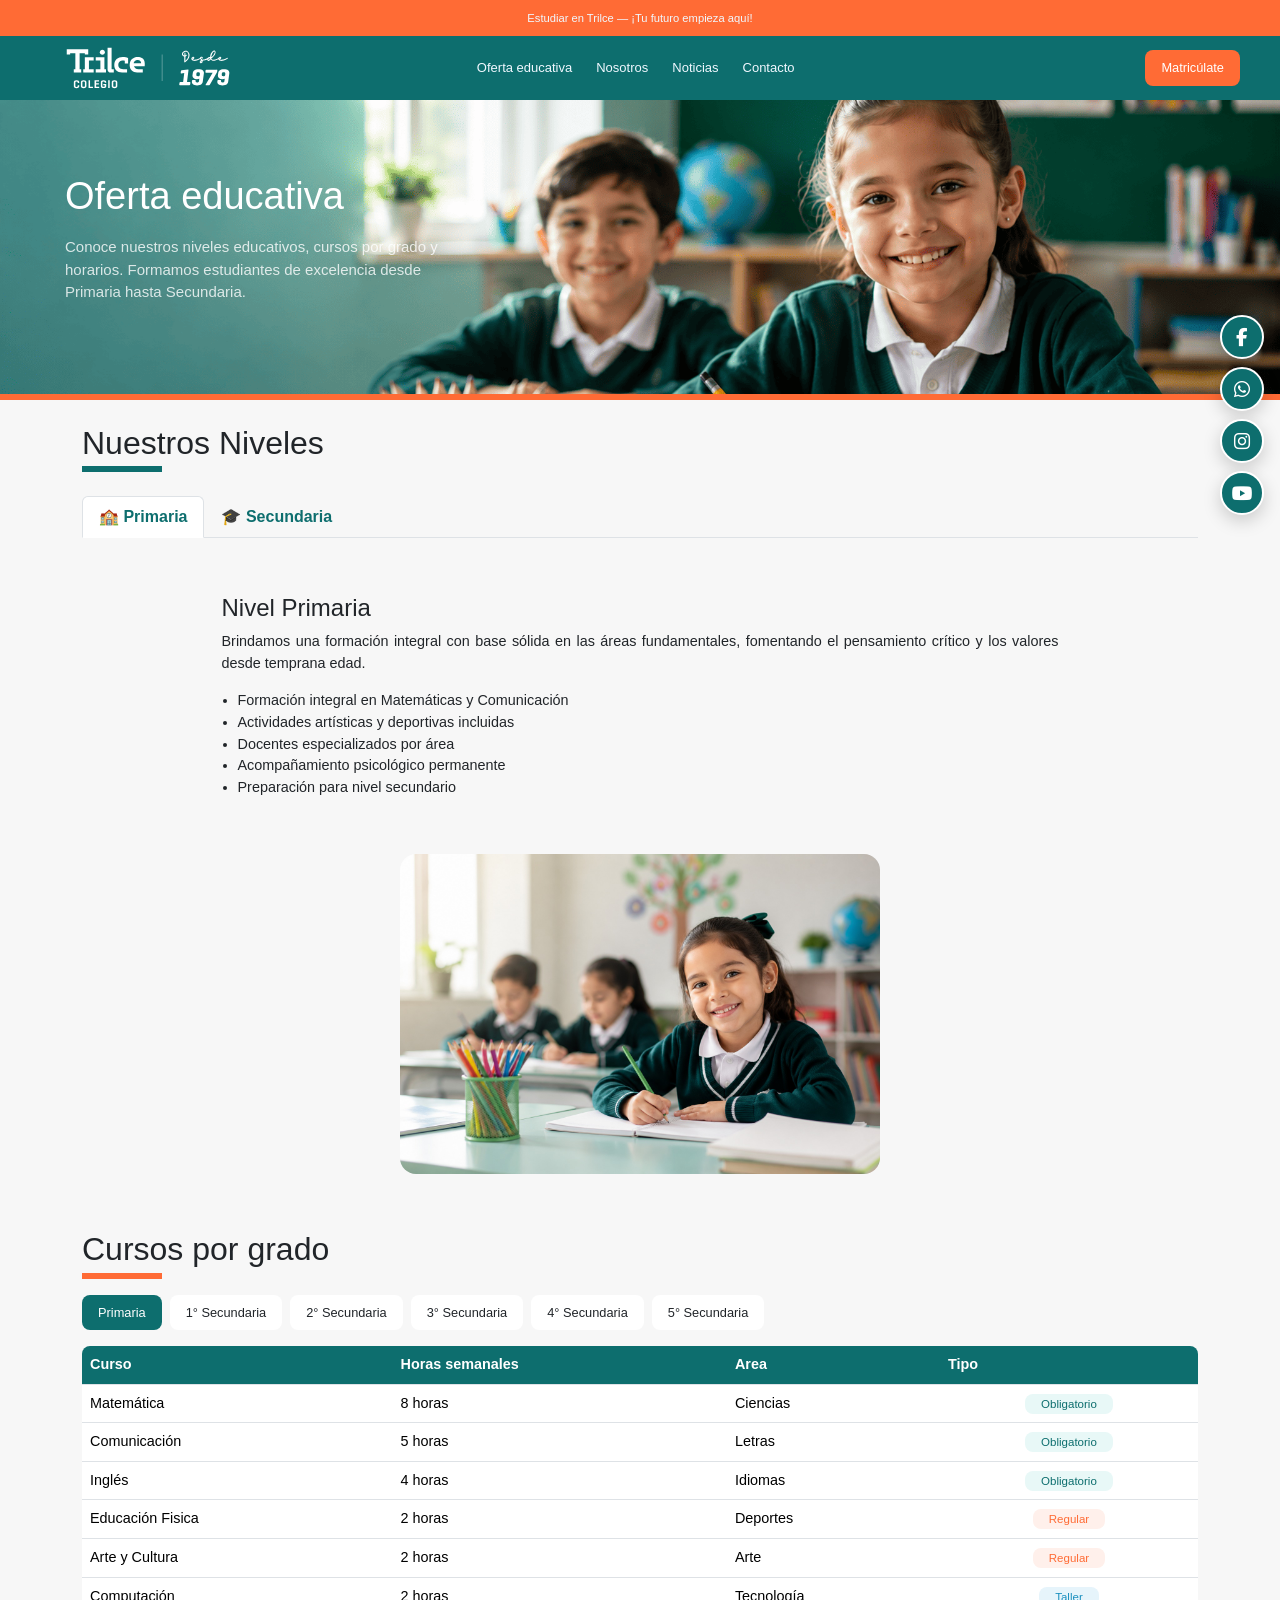
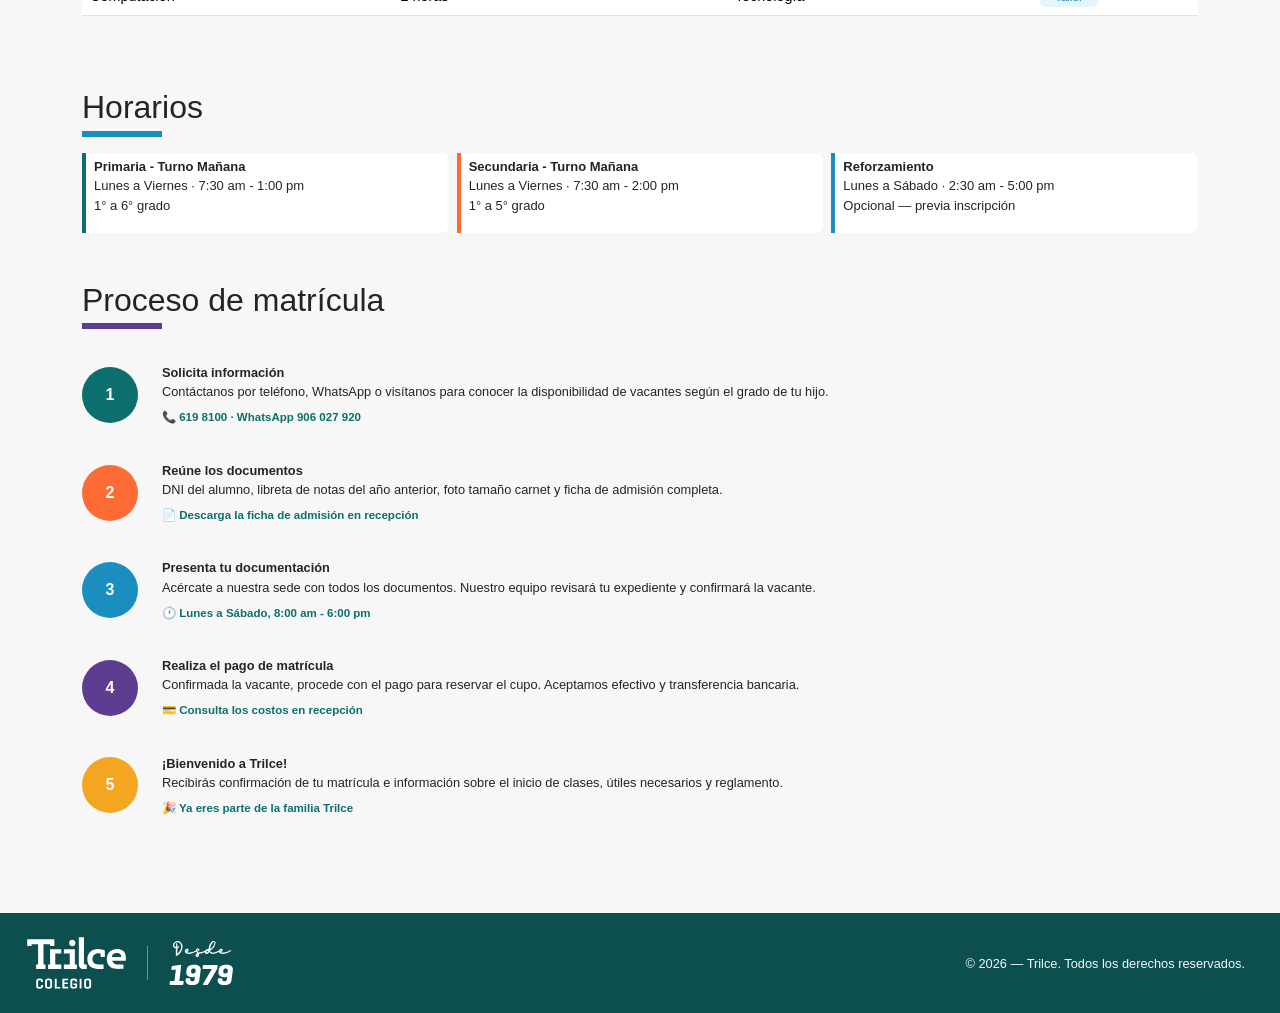
<file: oferta-educativa.html>
<!doctype html>
<html lang="es">
  <head>
    <meta charset="UTF-8" />
    <meta name="viewport" content="width=device-width, initial-scale=1.0" />
    <link rel="stylesheet" href="css/style.css" />
    <link rel="stylesheet" href="css/oferta.css" />
    <link rel="stylesheet" href="https://cdnjs.cloudflare.com/ajax/libs/font-awesome/6.5.2/css/all.min.css" />
    <link rel="stylesheet" href="css/redes-sociales/redes-sociales.css" />
    <link rel="shortcut icon" href="img/favicon.ico" type="image/x-icon" />
    <link
      href="https://cdn.jsdelivr.net/npm/bootstrap@5.3.8/dist/css/bootstrap.min.css"
      rel="stylesheet"
      integrity="sha384-sRIl4kxILFvY47J16cr9ZwB07vP4J8+LH7qKQnuqkuIAvNWLzeN8tE5YBujZqJLB"
      crossorigin="anonymous"
    />
    <title>Oferta educativa</title>
  </head>
  <body>
    <header>
      <div class="banner">
        <p>Estudiar en Trilce — ¡Tu futuro empieza aquí!</p>
      </div>
      <nav>
        <div class="logo-header">
          <a href="index.html">
            <img src="img/logo_colegio_trilce_46.svg" alt="logo" />
          </a>
        </div>
        <div>
          <ul class="list-nav">
            <li><a href="oferta-educativa.html">Oferta educativa</a></li>
            <li><a href="nosotros.html">Nosotros</a></li>
            <li><a href="noticias.html">Noticias</a></li>
            <li><a href="contacto.html">Contacto</a></li>
          </ul>
        </div>
        <a class="boton-matricula" href="matricula.html"> Matricúlate </a>
      </nav>
    </header>
    <main>
      <section id="hero-oferta-educativa">
        <div class="contenido-hero-oferta-educativa">
          <h1>Oferta educativa</h1>
          <p>
            Conoce nuestros niveles educativos, cursos por grado y horarios.
            Formamos estudiantes de excelencia desde Primaria hasta Secundaria.
          </p>
        </div>
      </section>
      <div class="container">
        <div class="contenido-oferta">
          <h2>Nuestros Niveles</h2>
          <div class="linea-niveles"></div>
        </div>

        <ul class="nav nav-tabs" id="myTab" role="tablist">
          <li class="nav-item" role="presentation">
            <button
              class="nav-link color-tab-link active"
              id="home-tab"
              data-bs-toggle="tab"
              data-bs-target="#home-tab-pane"
              type="button"
              role="tab"
              aria-controls="home-tab-pane"
              aria-selected="true"
            >
              🏫 Primaria
            </button>
          </li>
          <li class="nav-item" role="presentation">
            <button
              class="nav-link color-tab-link"
              id="profile-tab"
              data-bs-toggle="tab"
              data-bs-target="#profile-tab-pane"
              type="button"
              role="tab"
              aria-controls="profile-tab-pane"
              aria-selected="false"
            >
              🎓 Secundaria
            </button>
          </li>
        </ul>

        <div class="tab-content" id="miContenido">
          <div
            class="tab-pane fade show active"
            id="home-tab-pane"
            role="tabpanel"
            aria-labelledby="home-tab"
            tabindex="0"
          >
            <section class="seccion-educativa">
          <div class="contenido-educativa">
            <h4>Nivel Primaria</h4>
            <p>
              Brindamos una formación integral con base sólida en las áreas
              fundamentales, fomentando el pensamiento crítico y los valores
              desde temprana edad.
            </p>

            <ul>
              <li>Formación integral en Matemáticas y Comunicación</li>
              <li>Actividades artísticas y deportivas incluidas</li>
              <li>Docentes especializados por área</li>
              <li>Acompañamiento psicológico permanente</li>
              <li>Preparación para nivel secundario</li>
            </ul>
          </div>
          <img
            class="img-fluid"
            src="img/oferta_educativa_primaria.jpeg"
            alt=""
          />
        </section>
          </div>
          <div
            class="tab-pane fade"
            id="profile-tab-pane"
            role="tabpanel"
            aria-labelledby="profile-tab"
            tabindex="0"
          >
          <section class="seccion-educativa">
          <img
            class="img-fluid"
            src="img/oferta_educativa_secundaria.jpeg"
            alt=""
          />
          <div class="contenido-educativa">
            <h4>Nivel Secundaria</h4>
            <p>
              Ofrecemos una formación académica de alto rendimiento que potencia
              las capacidades intelectuales de nuestros estudiantes y los
              prepara para alcanzar sus metas universitarias y profesionales.
            </p>

            <ul>
              <li>Preparación preuniversitaria desde los primeros años.</li>
              <li>Alto nivel en Matemática, Ciencias y Comunicación.</li>
              <li>Docentes especializados por áreas académicas.</li>
              <li>Orientación vocacional y tutoría permanente.</li>
              <li>Desarrollo de liderazgo, responsabilidad y valores.</li>
            </ul>
          </div>
        </section>
          </div>
        </div>

        
        

        <section class="seccion-tabla">
          <div>
            <h2>Cursos por grado</h2>
            <div class="linea-grado"></div>
          </div>
          <ul id="option-oferta" class="opcion-tabla"></ul>
          <div class="tabla-contenedor">
            <table class="table">
              <thead>
                <th class="tabla-header" scope="col">Curso</th>
                <th class="tabla-header" scope="col">Horas semanales</th>
                <th class="tabla-header" scope="col">Area</th>
                <th class="tabla-header" scope="col">Tipo</th>
              </thead>
              <tbody id="tabla"></tbody>
            </table>
          </div>
        </section>
        <section class="seccion-horario">
          <div>
            <h2>Horarios</h2>
            <div class="linea-horario"></div>
          </div>

          <div class="grupo-horario">
            <div class="tarjeta-horario borde-horario-1">
              <p><b>Primaria - Turno Mañana</b></p>
              <p>Lunes a Viernes · 7:30 am - 1:00 pm</p>
              <p>1° a 6° grado</p>
            </div>
            <div class="tarjeta-horario borde-horario-2">
              <p><b>Secundaria - Turno Mañana</b></p>
              <p>Lunes a Viernes · 7:30 am - 2:00 pm</p>
              <p>1° a 5° grado</p>
            </div>
            <div class="tarjeta-horario borde-horario-3">
              <p><b>Reforzamiento</b></p>
              <p>Lunes a Sábado · 2:30 am - 5:00 pm</p>
              <p>Opcional — previa inscripción</p>
            </div>
          </div>
        </section>
        <section class="seccion-proceso-matricula">
          <div>
            <h2>Proceso de matrícula</h2>
            <div class="linea-matricula"></div>
          </div>

          <div class="grupo-matricula">
            <div class="tarjeta-matricula">
              <div class="proceso-numero color-numero-1">1</div>
              <div class="contenido-tarjeta-matricula">
                <p><b>Solicita información</b></p>
                <p>
                  Contáctanos por teléfono, WhatsApp o visítanos para conocer la
                  disponibilidad de vacantes según el grado de tu hijo.
                </p>
                <p>📞 619 8100 · WhatsApp 906 027 920</p>
              </div>
            </div>
            <div class="tarjeta-matricula">
              <div class="proceso-numero color-numero-2">2</div>
              <div class="contenido-tarjeta-matricula">
                <p><b>Reúne los documentos</b></p>
                <p>
                  DNI del alumno, libreta de notas del año anterior, foto tamaño
                  carnet y ficha de admisión completa.
                </p>
                <p>📄 Descarga la ficha de admisión en recepción</p>
              </div>
            </div>
            <div class="tarjeta-matricula">
              <div class="proceso-numero color-numero-3">3</div>
              <div class="contenido-tarjeta-matricula">
                <p><b>Presenta tu documentación</b></p>
                <p>
                  Acércate a nuestra sede con todos los documentos. Nuestro
                  equipo revisará tu expediente y confirmará la vacante.
                </p>
                <p>🕐 Lunes a Sábado, 8:00 am - 6:00 pm</p>
              </div>
            </div>
            <div class="tarjeta-matricula">
              <div class="proceso-numero color-numero-4">4</div>
              <div class="contenido-tarjeta-matricula">
                <p><b>Realiza el pago de matrícula</b></p>
                <p>
                  Confirmada la vacante, procede con el pago para reservar el
                  cupo. Aceptamos efectivo y transferencia bancaria.
                </p>
                <p>💳 Consulta los costos en recepción</p>
              </div>
            </div>
            <div class="tarjeta-matricula">
              <div class="proceso-numero color-numero-5">5</div>
              <div class="contenido-tarjeta-matricula">
                <p><b>¡Bienvenido a Trilce!</b></p>
                <p>
                  Recibirás confirmación de tu matrícula e información sobre el
                  inicio de clases, útiles necesarios y reglamento.
                </p>
                <p>🎉 Ya eres parte de la familia Trilce</p>
              </div>
            </div>
          </div>
        </section>
      </div>
    </main>
    <script src="js/script.js"></script>
    <script
      src="https://cdn.jsdelivr.net/npm/bootstrap@5.3.8/dist/js/bootstrap.bundle.min.js"
      integrity="sha384-FKyoEForCGlyvwx9Hj09JcYn3nv7wiPVlz7YYwJrWVcXK/BmnVDxM+D2scQbITxI"
      crossorigin="anonymous"
    ></script>
    <footer>
      <div class="logo-footer">
        <img src="img/logo_colegio_trilce_46.svg" alt="logo-footer" />
      </div>
      <div class="footer-content">
        <p>© 2026 — Trilce. Todos los derechos reservados.</p>
      </div>
    </footer>
    <div class="barra-redes-sociales" aria-label="Redes sociales">
      <a class="enlace-red-social red-facebook" href="https://www.facebook.com/ColegioTrilce/" target="_blank" aria-label="Facebook"><i class="fa-brands fa-facebook-f"></i></a>
      <a class="enlace-red-social red-whatsapp" href="https://api.whatsapp.com/send?phone=51936827930&text=Me%20gustar%C3%ADa%20obtener%20m%C3%A1s%20informaci%C3%B3n" target="_blank" rel="noopener noreferrer" aria-label="WhatsApp"><i class="fa-brands fa-whatsapp"></i></a>
      <a class="enlace-red-social red-instagram" href="https://www.instagram.com/trilcecolegio/" target="_blank" rel="noopener noreferrer" aria-label="Instagram"><i class="fa-brands fa-instagram"></i></a>
      <a class="enlace-red-social red-youtube" href="https://www.youtube.com/user/ColegiosTRILCEperu" target="_blank" rel="noopener noreferrer" aria-label="YouTube"><i class="fa-brands fa-youtube"></i></a>
    </div>
  </body>
</html>
</file>
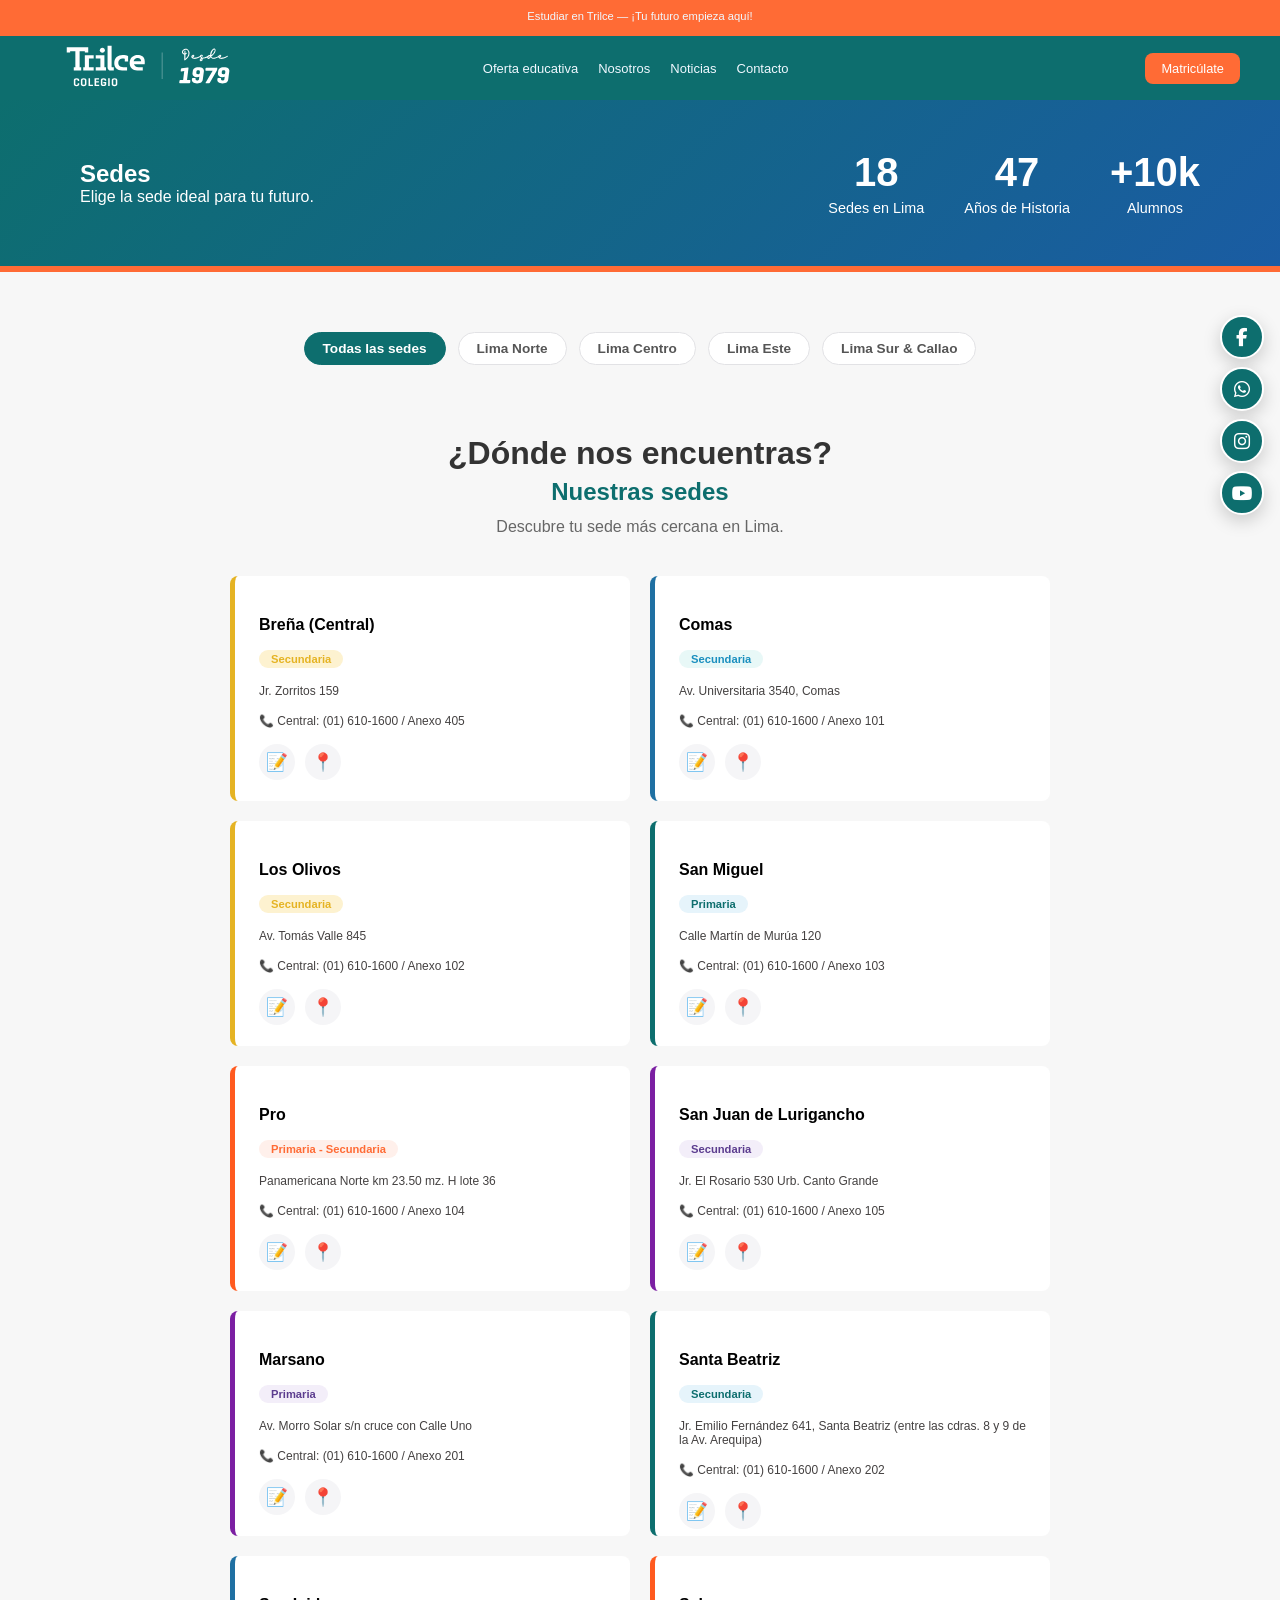
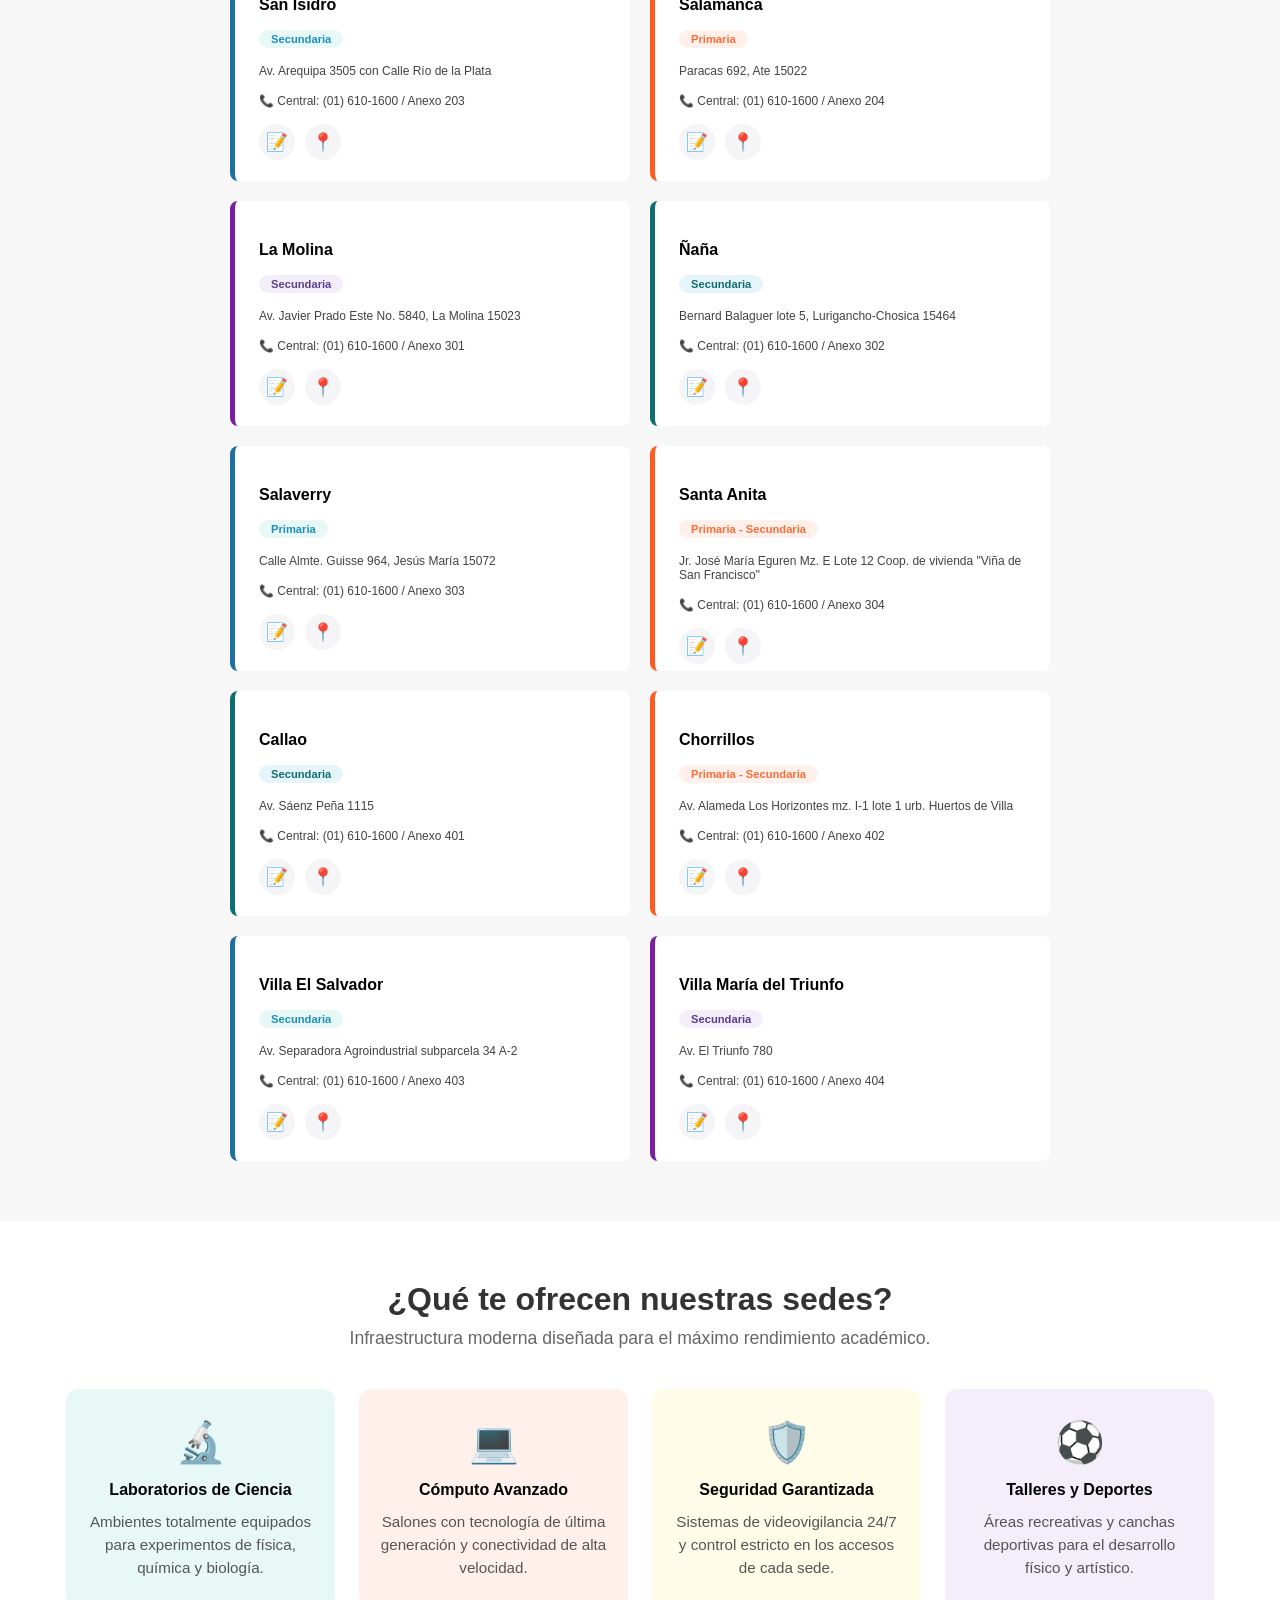
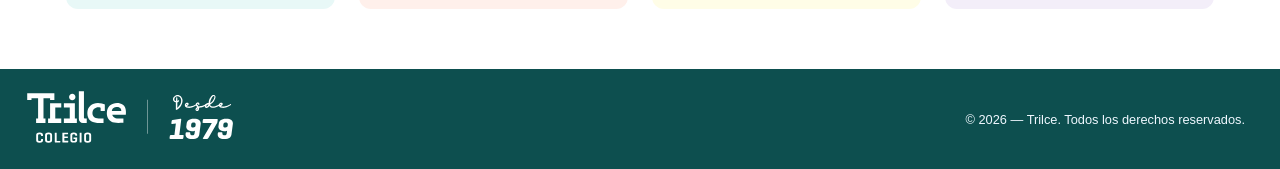
<file: sedes.html>
<!doctype html>
<html lang="es">
  <head>
    <meta charset="UTF-8" />
    <meta name="viewport" content="width=device-width, initial-scale=1.0" />
    <link rel="stylesheet" href="css/sedes.css" />
    <link rel="stylesheet" href="https://cdnjs.cloudflare.com/ajax/libs/font-awesome/6.5.2/css/all.min.css" />
    <link rel="stylesheet" href="css/redes-sociales/redes-sociales.css" />
    <link rel="shortcut icon" href="img/favicon.ico" type="image/x-icon">
    <title>Sedes</title>
    </head>
    <body>
    <header>
        <div class="banner">
        <p>Estudiar en Trilce — ¡Tu futuro empieza aquí!</p>
        </div>
        <nav>
        <div class="logo-header">
            <a href="index.html">
            <img src="img/logo_colegio_trilce_46.svg" alt="logo" />
            </a>
        </div>
        <div>
            <ul class="list-nav">
            <li><a href="oferta-educativa.html">Oferta educativa</a></li>
            <li><a href="nosotros.html">Nosotros</a></li>
            <li><a href="noticias.html">Noticias</a></li>
            <li><a href="contacto.html">Contacto</a></li>
            </ul>
        </div>
        <a class="boton-matricula" href="matricula.html">
            Matricúlate
            </a>
        </nav>
    </header>
    <main>

    <section class="sedes">
    
    <div class="sedes-texto">
        <h1>Sedes</h1>
        <p>Elige la sede ideal para tu futuro.</p>
    </div>

    <div class="sedes-contadores">
        <div class="dato-unico">
            <h3>18</h3>
            <p>Sedes en Lima</p>
        </div>
        <div class="dato-unico">
            <h3>47</h3>
            <p>Años de Historia</p>
        </div>
        <div class="dato-unico">
            <h3>+10k</h3>
            <p>Alumnos</p>
        </div>
    </div>

</section>

        <section id="bloque">   

        <div class="sedes-filtros">
            <button class="filtro-btn activo" id="btn-todos">Todas las sedes</button>
            <button class="filtro-btn" id="btn-norte">Lima Norte</button>
            <button class="filtro-btn" id="btn-centro">Lima Centro</button>
            <button class="filtro-btn" id="btn-este">Lima Este</button>
            <button class="filtro-btn" id="btn-sur">Lima Sur & Callao</button>
        </div>

      


        <div class="bloque-text">
            <h2>¿Dónde nos encuentras?</h2>
            <h3>Nuestras sedes</h3> <p>Descubre tu sede más cercana en Lima.</p>

        </div>

 <div class="bloque-cartas">


<article class="sede-unica amarillo" data-zona="centro">
    <h4>Breña (Central)</h4>
    <span class="nivel-5">Secundaria</span>
    <p>Jr. Zorritos 159</p>
    <p class="sede-telefono">📞 Central: (01) 610-1600 / Anexo 405</p>
    <div class="sede-botones">
        <a href="matricula.html" class="boton">📝</a>
        <a href="https://www.google.com/maps/place/Colegio+Trilce+Bre%C3%B1a/@-12.050859,-77.043346,16z/data=!4m6!3m5!1s0x9105c8cfbfc71fb9:0x6906d7be3f086868!8m2!3d-12.0508587!4d-77.0433464!16s%2Fg%2F1td0tz4_?hl=es-419&entry=ttu&g_ep=EgoyMDI2MDYyMi4wIKXMDSoASAFQAw%3D%3D" target="_blank" class="boton">📍</a>
    </div>
</article>  


<article class="sede-unica azul" data-zona="norte">
    <h4>Comas</h4>
    <span class="nivel-3">Secundaria</span>
    <p>Av. Universitaria 3540, Comas</p>
    <p class="sede-telefono">📞 Central: (01) 610-1600 / Anexo 101</p>
    <div class="sede-botones">
        <a href="matricula.html" class="boton">📝</a>
        <a href="https://www.google.com/maps/place/Colegio+Trilce+Comas+Secundaria/@-11.9536862,-77.0618915,16z/data=!4m10!1m2!2m1!1strilce+comas!3m6!1s0x9105cfd576be5895:0x7dab4f9df2e32113!8m2!3d-11.9539565!4d-77.053878!15sCgx0cmlsY2UgY29tYXMiA4gBAZIBEHNlY29uZGFyeV9zY2hvb2zgAQA!16s%2Fg%2F1tcx2lm3?entry=ttu&g_ep=EgoyMDI2MDYxNi4wIKXMDSoASAFQAw%3D%3D" target="_blank" class="boton">📍</a>
    </div>
</article>

<article class="sede-unica amarillo" data-zona="norte">
    <h4>Los Olivos</h4>
    <span class="nivel-5">Secundaria</span>
    <p>Av. Tomás Valle 845</p>
    <p class="sede-telefono">📞 Central: (01) 610-1600 / Anexo 102</p>
    <div class="sede-botones">
        <a href="matricula.html" class="boton">📝</a>
        <a href="https://www.google.com/maps/place/Academia+Trilce+Tom%C3%A1s+Valle/@-12.010519,-77.068283,13z/data=!4m6!3m5!1s0x9105ceef869cfb69:0x13097984914075f3!8m2!3d-12.0105188!4d-77.0682827!16s%2Fg%2F1tf6c34b?hl=es-419&entry=ttu&g_ep=EgoyMDI2MDYyMi4wIKXMDSoASAFQAw%3D%3D" target="_blank" class="boton">📍</a>
    </div>
</article>

<article class="sede-unica verde" data-zona="centro">
    <h4>San Miguel</h4>
    <span class="nivel-1">Primaria</span>
    <p>Calle Martín de Murúa 120</p>

    <p class="sede-telefono">📞 Central: (01) 610-1600 / Anexo 103</p>
    <div class="sede-botones">
        <a href="matricula.html" class="boton">📝</a>
        <a href="https://www.google.com/maps/place/Colegio+Trilce+Maranga/@-12.076827,-77.090966,16z/data=!4m6!3m5!1s0x9105c96555db0599:0x3c0f9785d06c0fcd!8m2!3d-12.0768272!4d-77.0909662!16s%2Fg%2F1tvq55k4?hl=es-419&entry=ttu&g_ep=EgoyMDI2MDYyMi4wIKXMDSoASAFQAw%3D%3D" target="_blank" class="boton">📍</a>
    </div>
</article>

<article class="sede-unica naranja" data-zona="norte">
    <h4>Pro</h4>
    <span class="nivel-2">Primaria - Secundaria</span>
    <p>Panamericana Norte km 23.50 mz. H lote 36</p>
    <p class="sede-telefono">📞 Central: (01) 610-1600 / Anexo 104</p>
    <div class="sede-botones">
        <a href="matricula.html" class="boton">📝</a>
        <a href="https://www.google.com/maps?ll=-11.927046,-77.073342&z=16&t=m&hl=es-419&gl=PE&mapclient=embed&cid=5352052600689781728" target="_blank" class="boton">📍</a>
    </div>
</article>

<article class="sede-unica morado" data-zona="norte">
    <h4>San Juan de Lurigancho</h4>
    <span class="nivel-4">Secundaria</span>
    <p>Jr. El Rosario 530 Urb. Canto Grande</p>
    <p class="sede-telefono">📞 Central: (01) 610-1600 / Anexo 105</p>
    <div class="sede-botones">
        <a href="matricula.html" class="boton">📝</a>
        <a href="https://www.google.com/maps?ll=-11.974466,-76.993709&z=16&t=m&hl=es-419&gl=PE&mapclient=embed&cid=5752687337542409857" target="_blank" class="boton">📍</a>
    </div>
</article>

<article class="sede-unica morado" data-zona="sur">
    <h4>Marsano</h4>
    <span class="nivel-4">Primaria </span>
    <p>Av. Morro Solar s/n cruce con Calle Uno</p>
    <p class="sede-telefono">📞 Central: (01) 610-1600 / Anexo 201</p>
    <div class="sede-botones">
        <a href="matricula.html" class="boton">📝</a>
        <a href="https://www.google.com/maps/place/Trilce+Marsano/@-12.1477038,-76.983105,18z/data=!4m6!3m5!1s0x9105b86a4ab5e641:0x810451e605887a2a!8m2!3d-12.1477058!4d-76.983105!16s%2Fg%2F1tf25476?hl=es&entry=ttu&g_ep=EgoyMDI2MDYyMi4wIKXMDSoASAFQAw%3D%3D" target="_blank" class="boton">📍</a>
    </div>
</article>

<article class="sede-unica verde" data-zona="centro">
    <h4>Santa Beatriz</h4>
    <span class="nivel-1">Secundaria</span>
    <p>Jr. Emilio Fernández 641, Santa Beatriz (entre las cdras. 8 y 9 de la Av. Arequipa)</p>
    <p class="sede-telefono">📞 Central: (01) 610-1600 / Anexo 202</p>
    <div class="sede-botones">
        <a href="matricula.html" class="boton">📝</a>
        <a href="https://www.google.com/maps/place/Colegio+Trilce+Santa+Beatriz+(Roma)/@-12.0774557,-77.0393185,14z/data=!4m6!3m5!1s0x9105c892c1495013:0x2047e7bf4107ff79!8m2!3d-12.0727028!4d-77.0323174!16s%2Fg%2F1tfn3tbw?hl=es-419&entry=ttu&g_ep=EgoyMDI2MDYyMi4wIKXMDSoASAFQAw%3D%3D" target="_blank" class="boton">📍</a>
    </div>
</article>

<article class="sede-unica azul" data-zona="centro">
    <h4>San Isidro</h4>
    <span class="nivel-3">Secundaria</span>
    <p>Av. Arequipa 3505 con Calle Río de la Plata</p>
    <p class="sede-telefono">📞 Central: (01) 610-1600 / Anexo 203</p>
    <div class="sede-botones">
        <a href="matricula.html" class="boton">📝</a>
        <a href="https://www.google.com/maps?ll=-12.100896,-77.031777&z=16&t=m&hl=es-419&gl=PE&mapclient=embed&cid=17371315249817211376" target="_blank" class="boton">📍</a>
    </div>
</article>

<article class="sede-unica naranja" data-zona="este">
    <h4>Salamanca</h4>
    <span class="nivel-2">Primaria</span>
    <p>Paracas 692, Ate 15022</p>
    <p class="sede-telefono">📞 Central: (01) 610-1600 / Anexo 204</p>
    <div class="sede-botones">
        <a href="matricula.html" class="boton">📝</a>
        <a href="https://www.google.com/maps/place/TRILCE+de+Salamanca/@-12.0780134,-76.9818993,13z/data=!4m6!3m5!1s0x9105c64beb5088e5:0x93f37ae5d557e1a7!8m2!3d-12.0790148!4d-76.9827035!16s%2Fg%2F12hxf5nd6?hl=es-419&entry=ttu&g_ep=EgoyMDI2MDYyMi4wIKXMDSoASAFQAw%3D%3D" target="_blank" class="boton">📍</a>
    </div>
</article>



<article class="sede-unica morado" data-zona="este">
    <h4>La Molina</h4>
    <span class="nivel-4">Secundaria</span>
    <p>Av. Javier Prado Este No. 5840, La Molina 15023</p>
    <p class="sede-telefono">📞 Central: (01) 610-1600 / Anexo 301</p>
    <div class="sede-botones">
        <a href="matricula.html" class="boton">📝</a>
        <a href="https://www.google.com/maps/place/COLEGIO+TRILCE+LA+MOLINA+SECUNDARIA/@-12.072599,-76.957896,16z/data=!4m6!3m5!1s0x9105c6fa238ff73f:0x975224b40479dfc9!8m2!3d-12.0725987!4d-76.9578959!16s%2Fg%2F1tfk0xsl?hl=es-419&entry=ttu&g_ep=EgoyMDI2MDYyMi4wIKXMDSoASAFQAw%3D%3D" target="_blank" class="boton">📍</a>
    </div>
</article>

<article class="sede-unica verde" data-zona="este">
    <h4>Ñaña</h4>
    <span class="nivel-1">Secundaria</span>
    <p>Bernard Balaguer lote 5, Lurigancho-Chosica 15464</p>
    <p class="sede-telefono">📞 Central: (01) 610-1600 / Anexo 302</p>
    <div class="sede-botones">
        <a href="matricula.html" class="boton">📝</a>
        <a href="https://www.google.com/maps/place/Colegio+Trilce+%C3%91a%C3%B1a/@-11.98339,-76.826121,16z/data=!4m6!3m5!1s0x9105c32b941a193f:0x74b476760a22712a!8m2!3d-11.98339!4d-76.8261211!16s%2Fg%2F11vbgj3gp1?hl=es&entry=ttu&g_ep=EgoyMDI2MDYyMi4wIKXMDSoASAFQAw%3D%3D" target="_blank" class="boton">📍</a>
    </div>
</article>

<article class="sede-unica azul" data-zona="centro">
    <h4>Salaverry</h4>
    <span class="nivel-3">Primaria </span>
    <p>Calle Almte. Guisse 964, Jesús María 15072</p>
    <p class="sede-telefono">📞 Central: (01) 610-1600 / Anexo 303</p>
    <div class="sede-botones">
        <a href="matricula.html" class="boton">📝</a>
        <a href="https://www.google.com/maps/place/Colegio+Trilce+Jes%C3%BAs+Mar%C3%ADa+(Salaverry)/@-12.075557,-77.039751,16z/data=!4m6!3m5!1s0x9105c8f1e2a4b663:0x6997d36288891c20!8m2!3d-12.0749909!4d-77.0398152!16s%2Fg%2F1vr1xpxg?hl=es-419&entry=ttu&g_ep=EgoyMDI2MDYyMi4wIKXMDSoASAFQAw%3D%3D" target="_blank" class="boton">📍</a>
    </div>
</article>

<article class="sede-unica naranja" data-zona="este">
    <h4>Santa Anita</h4>
    <span class="nivel-2">Primaria - Secundaria</span>
    <p>	Jr. José María Eguren Mz. E Lote 12 Coop. de vivienda "Viña de San Francisco"</p>
    <p class="sede-telefono">📞 Central: (01) 610-1600 / Anexo 304</p>
    <div class="sede-botones">
        <a href="matricula.html" class="boton">📝</a>
        <a href="https://www.google.com/maps/place/Colegio+Trilce+Santa+Anita/@-12.032772,-76.952362,16z/data=!4m6!3m5!1s0x9105c4261472c9bb:0xd0d6a45362754458!8m2!3d-12.0327718!4d-76.9523624!16s%2Fg%2F11bwgw5x0g?hl=es-419&entry=ttu&g_ep=EgoyMDI2MDYyMi4wIKXMDSoASAFQAw%3D%3D" target="_blank" class="boton">📍</a>
    </div>
</article>

<article class="sede-unica verde" data-zona="sur">
    <h4>Callao</h4>
    <span class="nivel-1">Secundaria</span>
    <p>Av. Sáenz Peña 1115</p>
    <p class="sede-telefono">📞 Central: (01) 610-1600 / Anexo 401</p>
    <div class="sede-botones">
        <a href="matricula.html" class="boton">📝</a>
        <a href="https://www.google.com/maps/place/Colegio+Trilce+Callao/@-12.059384,-77.132959,16z/data=!4m6!3m5!1s0x9105cb91a0e7c693:0xed4308d7ad0d7929!8m2!3d-12.059384!4d-77.1329591!16s%2Fg%2F1tfbpd53?hl=es-419&entry=ttu&g_ep=EgoyMDI2MDYyMi4wIKXMDSoASAFQAw%3D%3D" target="_blank" class="boton">📍</a>
    </div>
</article>

<article class="sede-unica naranja" data-zona="sur">
    <h4>Chorrillos</h4>
    <span class="nivel-2">Primaria - Secundaria </span>
    <p>Av. Alameda Los Horizontes mz. I-1 lote 1 urb. Huertos de Villa</p>
    <p class="sede-telefono">📞 Central: (01) 610-1600 / Anexo 402</p>
    <div class="sede-botones">
        <a href="matricula.html" class="boton">📝</a>
        <a href="https://www.google.com/maps/place/Colegio+Trilce+Chorrillos/@-12.204631,-77.008437,16z/data=!4m6!3m5!1s0x9105b759dd6d6c25:0x3d4140d60fde1ea3!8m2!3d-12.2046311!4d-77.0084371!16s%2Fg%2F1tfjxbr3?hl=es-419&entry=ttu&g_ep=EgoyMDI2MDYyMi4wIKXMDSoASAFQAw%3D%3D" target="_blank" class="boton">📍</a>
    </div>
</article>

<article class="sede-unica azul" data-zona="sur">
    <h4>Villa El Salvador</h4>
    <span class="nivel-3">Secundaria</span>
    <p>Av. Separadora Agroindustrial subparcela 34 A-2</p>
    <p class="sede-telefono">📞 Central: (01) 610-1600 / Anexo 403</p>
    <div class="sede-botones">
        <a href="matricula.html" class="boton">📝</a>
        <a href="https://www.google.com/maps/place/Colegio+Trilce+-+Villa+El+Salvador/@-12.221013,-76.952932,16z/data=!4m6!3m5!1s0x9105bbd9fd19c5b7:0xaa64bd01c0627718!8m2!3d-12.221013!4d-76.952932!16s%2Fg%2F11ckr4zmnt?hl=es-419&entry=ttu&g_ep=EgoyMDI2MDYyMi4wIKXMDSoASAFQAw%3D%3D" target="_blank" class="boton">📍</a>
    </div>
</article>

<article class="sede-unica morado" data-zona="sur">
    <h4>Villa María del Triunfo</h4>
    <span class="nivel-4">Secundaria</span>
    <p>Av. El Triunfo 780</p>
    <p class="sede-telefono">📞 Central: (01) 610-1600 / Anexo 404</p>
    <div class="sede-botones">
        <a href="matricula.html" class="boton">📝</a>
        <a href="https://www.google.com/maps?ll=-12.167043,-76.951165&z=16&t=m&hl=es-419&gl=PE&mapclient=embed&cid=12107857467103027716" target="_blank" class="boton">📍</a>
    </div>
</article>     

        </div>

    </section>



    <section class="sedes-beneficios">
        <div class="beneficios-titulo">
            <h2>¿Qué te ofrecen nuestras sedes?</h2>
            <p>Infraestructura moderna diseñada para el máximo rendimiento académico.</p>
        </div>

        <div class="beneficios-grid">
            <article class="beneficio-item color-1">
                <div class="beneficio-icono">🔬</div>
                <h3>Laboratorios de Ciencia</h3>
                <p>Ambientes totalmente equipados para experimentos de física, química y biología.</p>
            </article>

            <article class="beneficio-item color-2">
                <div class="beneficio-icono">💻</div>
                <h3>Cómputo Avanzado</h3>
                <p>Salones con tecnología de última generación y conectividad de alta velocidad.</p>
            </article>

            <article class="beneficio-item color-3">
                <div class="beneficio-icono">🛡️</div>
                <h3>Seguridad Garantizada</h3>
                <p>Sistemas de videovigilancia 24/7 y control estricto en los accesos de cada sede.</p>
            </article>

            <article class="beneficio-item color-4">
                <div class="beneficio-icono">⚽</div>
                <h3>Talleres y Deportes</h3>
                <p>Áreas recreativas y canchas deportivas para el desarrollo físico y artístico.</p>
            </article>
        </div>
    </section>

        </main>
        <footer>
        <div class="logo-footer">
        <img src="img/logo_colegio_trilce_46.svg" alt="logo-footer" />
        </div>
        <div class="footer-content">
        <p>© 2026 — Trilce. Todos los derechos reservados.</p>
        </div>
    </footer>

    <script src="js/sedes_script.js"></script>
    <div class="barra-redes-sociales" aria-label="Redes sociales">
      <a class="enlace-red-social red-facebook" href="https://www.facebook.com/ColegioTrilce/" target="_blank" aria-label="Facebook"><i class="fa-brands fa-facebook-f"></i></a>
      <a class="enlace-red-social red-whatsapp" href="https://api.whatsapp.com/send?phone=51936827930&text=Me%20gustar%C3%ADa%20obtener%20m%C3%A1s%20informaci%C3%B3n" target="_blank" rel="noopener noreferrer" aria-label="WhatsApp"><i class="fa-brands fa-whatsapp"></i></a>
      <a class="enlace-red-social red-instagram" href="https://www.instagram.com/trilcecolegio/" target="_blank" rel="noopener noreferrer" aria-label="Instagram"><i class="fa-brands fa-instagram"></i></a>
      <a class="enlace-red-social red-youtube" href="https://www.youtube.com/user/ColegiosTRILCEperu" target="_blank" rel="noopener noreferrer" aria-label="YouTube"><i class="fa-brands fa-youtube"></i></a>
    </div>
    </body>
</html>
</file>
<file: css/style.css>
*,
*::before,
*::after {
    box-sizing: border-box;
    margin: 0;
    padding: 0;
    font-family: 'Segoe UI', Tahoma, Geneva, Verdana, sans-serif;
}

body {
    display: flex;
    flex-direction: column;
    height: 100vh;
}

header img {
    position: relative;
    left: 65px;
    max-width: 180px;
}

header nav {
    height: 64px;
    display: flex;
    background-color: #0D6E6E;
    justify-content: space-between;
    padding-right: 40px;
    align-items: center;
    gap: 20px;
}

.list-nav>li>a {
    padding: 8px;
    transition: background-position 0.5s ease, transform 0.3s ease;
    color: aliceblue;
    text-decoration: none;
}

.list-nav>li>a:hover {
    background: linear-gradient(60deg, #086e96, #453adb);
    transform: scale(1.05);
    background-size: 200% 200%;
    background-position: right center;
    border-radius: 8px;    
}


.list-nav {
    display: flex;
    position: relative;
    right: 20px;
    gap: 8px;
    list-style: none;
    align-items: center;    
    margin-bottom: 0rem !important;
    padding-left: 0rem !important;
}

.logo-header img {
    width: 166px;
}

.logo-footer img {
    width: 210px;
}

main {
    display: flex;
    flex-direction: column;
    flex: 1;
    background-color: #F7F7F7;
}

nav>ul {
    display: flex;
    list-style: none;
}

.list-nav>li {
    font-size: small;
}

.banner {
    display: flex;
    justify-content: center;
    padding-top: 10px;
    padding-bottom: 10px;
    background-color: #FF6B35;
    height: 36px;
}

.banner p {
    font-size: .7em;
    color: aliceblue;
}

footer {
    display: flex;
    justify-content: space-between;
    padding: 25px;
    align-items: center;
    background-color: #0D4F4F;
    height: 100px;
}

footer p {
    color: aliceblue;
    padding-right: 10px;
    font-size: 0.8em;
    margin-bottom: 0;
}

/* Contenido */
#hero {
    background-image: linear-gradient(to right, #0D6E6E, #1A8FBF);  
    display: flex;
    height: 350px;
    justify-content: space-between;
    align-items: center;
    padding: 20px;
    border-bottom: 6px solid #FF6B35;
}

.ubicacion {
    background-color: rgba(240, 240, 240, 0.15);
    padding: 4px;
    width: 250px;
    font-size: .8em;
    color: white;
    align-self: center;
    border-radius: 16px;
    text-align: center;
}

.contenido-hero {
    display: flex;
    flex-direction: column;
    gap: 8px;
    margin-left: 45px;
    max-width: 480px;
}

.contenido-hero h1 {
    color: white;
    font-size: 2.5em;
}

.contenido-hero p {
    color: #FFFFFF;
    opacity: 0.8;
    font-size: 1em;
}

.contenido-hero>h1>span {
    color: #FF6B35;
}

.btn-hero {
    display: flex;
    margin-top: 8px;
    gap: 8px;
}

.btn-hero a {
    text-decoration: none;
    color: white;
    font-size: small;
    font-weight: 600;
}

.boton-matricula {
    display: flex;
    justify-content: center;
    align-items: center;
    background-color: #FF6B35;
    border-radius: 8px;
    padding: 8px 16px;
    text-decoration: none;
    color: white;
    font-size: .8em;
    transition: background-position 0.5s ease, transform 0.3s ease;;
}

.boton-matricula:hover {
    background-image: linear-gradient(to right,#e09034, #288844);
    transform: scale(1.05);
    background-size: 200% 200%;
}

.btn-hero-matriculate {
    display: flex;
    justify-content: center;
    align-items: center;
    background-color: #FF6B35;
    border-radius: 8px;
    height: 48px;
    width: 200px;
    padding: 8px;
    transition: background-color .3s;
}

.btn-hero-matriculate:hover {
    background-color: #e4683b;
}

.btn-hero-conoce-mas {
    display: flex;
    justify-content: center;
    align-items: center;
    background-color: rgba(240, 240, 240, 0.15);
    border: 1px solid rgba(255, 255, 255, 0.185);
    border-radius: 8px;
    height: 48px;
    width: 200px;
    padding: 8px;
    transition: background-color .3s;
}

.btn-hero-conoce-mas:hover {
    background-color: rgba(63, 56, 56, 0.171);
    
}


.hero-cards {
    display: flex;
    flex-direction: column;
    background-color: rgba(240, 240, 240, 0.15);
    border: 1px solid rgba(255, 255, 255, 0.185);
    border-radius: 8px;
    height: 230px;
    margin-right: 45px;
    width: 260px;
    padding: 16px;
}

.hero-cards h3 {
    color: white;
    font-size: .9em;
    font-weight: bolder;
}

.hero-cards span {
    color: #FFF;
    font-size: 1.7em;
    font-weight: bolder;
}

.hero-cards p {
    color: white;
    font-size: .7em;
}

.hero-cards-section {
    margin-top: 8px;
}


#estadisticas {
    display: flex;
    justify-content: space-evenly;
    gap: 2px;
}

.stats {
    display: flex;
    flex-direction: column;
    justify-content: center;
    background-color: white;
    flex: 1;
    gap: 2px;
    padding: 15px;
    color: #4d4d4d;
}

.stats h2 {
    text-align: center;
    color: #0D6E6E;
    font-size: 2em;
}

.stats p {
    color: #666666;
    font-size: .8em;
    text-align: center;
}

#servicios {
    display: flex;
    flex-direction: column;
    justify-content: center;
    text-align: center;
    background-color: #F7F7F7;
    margin: 0 24px 24px;
    padding: 24px;
    flex: 1;
}

.servicios-texto {
    margin: 16px 24px;
}

.servicios-texto h2 {
    font-size: 2em;
}

.servicios-texto p {
    color: #666666;
}


.servicios-contenedor {
    display: flex;
    flex-wrap: wrap;
    gap: 16px;
    margin-top: 16px;
    justify-content: center;
}

.card {
    width: 280px;
    height: 200px;
    background-color: #FFFFFF;
    border: 1px solid #E8E8E8;
    border-radius: 16px;
    display: flex;
    flex-direction: column;
    justify-content: center;
    align-items: center;
    gap: 8px;
}

.card p {
    font-size: .8em;
    margin: 2px 48px;
}

.card .icono {
    width: 48px;
    height: 48px;
    border: 1px solid #9e9e9e2f;
    border-radius: 16px;
    display: flex;
    align-items: center;
    justify-content: center;
}

.card a {
    text-decoration: none;
    font-size: .8em;
    font-weight: bolder;
}

.color-icono-1 {
    background-color: #E8F8F7;
}

.color-icono-2 {
    background-color: #FFF0EB;
}

.color-icono-3 {
    background-color: #E6F4FB;
}

.color-icono-4 {
    background-color: #F3EEF9;
}

.enfasis-link-1 {
    color: #0D6E6E;
}

.enfasis-link-2 {
    color: #FF6B35;
}

.enfasis-link-3 {
    color: #1A8FBF;
}

.enfasis-link-4 {
    color: #5C3D8F;
}

/* Nosotros */

.nosotros-fondo {
    background-image: linear-gradient(to right, #0D6E6E, #1565C0);
    border-bottom: 6px solid #FF6B35;
}

.nosotros-info {
    display: flex;
    position: relative;
    left: 50px;
    flex-direction: column;
    height: 200px;
    gap: 20px;
    justify-content: center;
    align-items: flex-start;
    padding: 20px;
    width: 560px;
}

.nosotros-info h1 {
    color: white;
    font-size: 2.5em;
}

.nosotros-info p {
    color: rgba(255, 255, 255, 0.808);
    font-size: .8em;
}

.nosotros-historia {
    background-color: #fff;
}

.nosotros-historia-contenedor {
    display: flex;
    padding: 2.5em;
    background-color: #fff;
    gap: 2.5em;
    justify-content: space-around;
}

.historia-linea {
    width: 50px;
    border-top: 4px solid #FF6B35;
}

.nosotros-imagen {
    flex: 1;
    width: 520px;
    height: 320px;
    object-fit: cover;
    border-radius: 16px;
}

.historia {
    flex: 1;
    display: flex;
    flex-direction: column;
}

.historia h2 {
    font-size: 1.5em;
}

.historia p {
    display: inline-block;
    max-width: 640px;
    font-size: .9em;
    line-height: 2;
    text-align: justify;
}

.nosotros-video {
    display: flex;
    align-items: center;
    gap: 2.5em;
    padding: 2em 0;
    background-color: #F7F7F7;
    justify-content: center;
}

.contenido-video-nosotros {
    flex: 1;
}

.contenido-video-nosotros h2 {
    font-size: 1.6em;
    color: #222222;
    margin-bottom: .4em;
}

.video-linea {
    width: 60px;
    border-top: 4px solid #0D6E6E;
    margin-bottom: 1em;
}

.contenido-video-nosotros p {
    max-width: 520px;
    color: #555555;
    font-size: .9em;
    line-height: 2;
}

.contenedor-video-nosotros {
    flex: 1;
    max-width: 720px;
    aspect-ratio: 16 / 9;
    border-radius: 16px;
    overflow: hidden;
    box-shadow: 0 8px 24px rgba(0, 0, 0, 0.12);
}

.contenedor-video-nosotros iframe {
    width: 100%;
    height: 100%;
    border: none;
}

.nosotros-section {
    display: flex;
    flex-direction: column;
    justify-content: center;
    text-align: center;
    margin: 2.5em;
    gap: 2.5em;
    align-self: center;
    width: 80%;
}

.nosotros-section-titulo {
    display: flex;
    flex-direction: column;
}

.nosotros-linea {
    width: 75px;
    border-top: 4px solid #0D4F4F;
    margin-top: .2em;
    align-self: center;
}

.nosotros-contenedor {
    display: flex;
    justify-content: space-between;
    gap: 2.4em;
}

.nosotros-contenedor-card {
    display: flex;
    flex-direction: column;
    width: 380px;
    height: 200px;
    background-color: #fff;
    border: 1px solid #E8E8E8;
    border-radius: 16px;
    padding: 16px;
    text-align: start;
    gap: .8em;
}

.nosotros-contenedor-card .icono {
    width: 48px;
    height: 48px;
    border: 1px solid #9e9e9e2f;
    border-radius: 16px;
    display: flex;
    align-items: center;
    justify-content: center;
    font-size: 1.5em;
}

.nosotros-contenedor-card p {
    font-size: .8em;
}

.valores {
    align-self: first baseline;
}

.contenedor-valores {
    display: flex;
    justify-content: space-between;
    align-items: center;
    gap: 2.0em;
}

.minicard {
    display: flex;
    flex: 2 1 40%;
    background-color: #fff;
    border-radius: 16px;
    padding: 8px;
}

.minicard-text {
    display: flex;
    flex-direction: column;
    gap: .3em;
    text-align: start;
}

.minicard-text p {
    display: inline-block;
    font-size: .8em;
}

.minicard span {
    width: 64px;
    align-self: center;
    font-size: 1.8em;
}

.color-sombra-1 {
    box-shadow: -4px 0px 1px #0D6E6E;
}

.color-sombra-2 {
    box-shadow: -4px 0px 1px #FF6B35;
}

.color-sombra-3 {
    box-shadow: -4px 0px 1px #1A8FBF;
}

.color-sombra-4 {
    box-shadow: -4px 0px 1px #5C3D8F;
}

.nosotros-final-section {
    background-color: #fff;
    display: flex;
    flex-direction: column;
    text-align: center;
    padding: 2.5em 4em;
}

.nosotros-final-titulo {
    display: flex;
    flex-direction: column;
    padding-bottom: 2.2em;
}

.nosotros-final-linea {
    width: 75px;
    border-top: 4px solid #FF6B35;
    margin-top: .2em;
    align-self: center;
}

.nosotros-final-titulo p {
    margin-top: .6em;
    color: #666666af;
    font-weight: 650;
}

.contenedor-docente {
    display: flex;
    justify-content: space-between;
    flex-wrap: wrap;
    gap: 2em;
    align-self: center;
    width: 80%;
}

.docente-card {
    height: 220px;
    width: 280px;
    border: 1px solid #E8E8E8;
    border-radius: 16px;
    overflow: hidden;
}

.docente-card span {
    display: flex;
    justify-content: center;
    align-items: center;
    height: 140px;
    width: 100%;
    font-size: 2em;
}

.docente-card>div {
    padding-top: 8px;
}

.docente-card h3 {
    font-size: 0.9em;
}

.docente-card h4 {
    font-size: 0.8em;
}

.docente-card p {
    font-size: 0.78em;
    color: #666666;
}

.acento-naranja{
    content: '';
    display: block;
    width: 40px;
    height: 4px;
    background-color: #FF6B35;
    margin: 5px;
    border-radius: 2px;
}

.acento-verde{
    content: '';
    display: block;
    width: 40px;
    height: 4px;
    background-color: #0D6E6E;
    margin: 5px;
    border-radius: 2px;
}

.acento-azul{
    content: '';
    display: block;
    width: 40px;
    height: 4px;
    background-color: #1A8FBF;
    margin: 5px;
    border-radius: 2px;
}

@media only screen and (max-width: 1294px) {
    .nosotros-historia-contenedor {
        flex-direction: column;
        align-items: center;
    }

    .nosotros-video {
        flex-direction: column;
    }

    .nosotros-contenedor {
        flex-wrap: wrap;
        justify-content: center;
    }

    .contenedor-valores {
        flex-wrap: wrap;
        justify-content: center;
    }

    .contenedor-docente {
        justify-content: center;
    }

    .galeria-botones {
        flex-wrap: wrap;
        justify-content: center !important;
    }

    .calendario-lista {
        flex-wrap: wrap;
        justify-content: center !important;
    }
}

@media only screen and (max-width: 825px){
    #hero {
        flex-direction: column;
        height: 620px;
    }

    .hero-cards {
        margin-right: 0;
    }
}

/* Contacto */

#hero-contacto {
    background-image:
        url("../img/colegio_trilce.png");
    background-size: cover;
    background-position: center;
    display: flex;
    height: 300px;
    justify-content: flex-start;
    align-items: center;
    padding: 20px;
    border-bottom: 6px solid #FF6B35;
}

.contenido-hero-contacto {
    display: flex;  
    flex-direction: column;
    gap: 8px;
    margin-left: 45px;
    max-width: 480px;
}

.contenido-hero-contacto h1 {
    color: white;
    font-size: 2.5em;
}

.contenido-hero-contacto p {
    color: #FFFFFF;
    opacity: 0.8;
    font-size: 1em;
}

/* Contacto-Formulario */

.form-fila {
    display: flex;
    gap: 16px;
}

.form-fila input {
    flex: 1;
}

form{
    display: flex;
    flex-direction: column;
    gap: 16px;
}

input,
select,
textarea{
    width: 100%;
    padding: 12px;
    border: 1px solid #E0E0E0;
    border-radius: 8px;
    font-family: inherit;
}

textarea{
    min-height: 120px;
    resize: none;
}

button{
    width: fit-content;
    padding: 12px 24px;
    border: none;
    border-radius: 8px;
    cursor: pointer;
    background-color: #FF6B35;
    color: white;
    font-size: .9em;    
}

.boton-enviar-contacto {
    background-color: #FF6B35;
    border-color: #FF6B35;
    color: #FFFFFF;
}

.boton-enviar-contacto:hover {
    background-color: #E85A2A;
    border-color: #E85A2A;
    color: #FFFFFF;
}

.formulario-contacto .etiqueta-campo {
    color: #333333;
    font-weight: 600;
}

.formulario-contacto .mensaje-error {
    font-size: 0.8em;
}

#formulario {
    display: flex;
    gap: 50px;
    padding: 40px;
}

.contacto-formulario {
    flex: 2;    
}

.contacto-info{
    flex: 1;    
}

/* Contacto-info */

.info-fila{
    display: flex;
    align-items: flex-start;
    gap: 10px;
    padding: 15px 0;
    border-bottom: 1px solid #dcdcdc;
}

.logo-info{
    font-size: 22px;
}

.contacto-info h3 {
    font-size: 14px;
    color: #999999;
}

.contacto-info h4 {
    font-size: 15px;
}

.info-fila p {
    font-size: 12px;
    color: #666666;
}

.info-texto{
    display: flex;
    flex-direction: column;
}

/* Ubicación */

#seccion-ubicacion {
    padding: 40px;
    background-color: #F7F7F7;
}

.seccion-ubicacion h2 {
    font-size: 1.5em;
    color: #222222;
}

.contenedor-mapa {
    width: 100%;
    height: 300px;
    border: 1px solid #35CFCB;
    border-radius: 12px;
    overflow: hidden;
    background-color: #DDF9F7;
}

.mapa-ubicacion {
    width: 100%;
    height: 100%;
    border: 0;
}

/* Pregungtas frecuentes */

.seccion-preguntas {
    padding: 40px;
    background-color: #F7F7F7;
}

.contenedor-preguntas {
    background-color: #FFFFFF;
    padding: 40px;
}

.contenedor-preguntas h2 {
    font-size: 1.5em;
    color: #222222;
}

.texto-preguntas {
    font-size: 0.8em;
    color: #666666;
    margin-top: 6px;
    margin-bottom: 20px;
}

.pregunta-fila {
    display: flex;
    justify-content: space-between;
    align-items: center;
    gap: 24px;
    padding: 18px 0;
    border-top: 1px solid #DDDDDD;
}

.pregunta-texto h3 {
    font-size: 0.9em;
    color: #222222;
    margin-bottom: 8px;
}

.pregunta-texto p {
    font-size: 0.8em;
    color: #666666;
}

.numero-pregunta {
    font-size: 1.8em;
    font-weight: bold;
    color: #0D6E6E;
    opacity: 0.15;
}


/* Noticias*/

.noticias-hero {
    background-image: linear-gradient(to right, #0D6E6E, #1565C0);
    display: flex;
    flex-direction: column;
    height: 200px;            
    justify-content: center;
    align-items: flex-start;
    padding: 0 45px;
    margin-bottom: 40px;          
    border-bottom: 6px solid #FF6B35;
}

.noticias-hero h1 {
    color: #FFFFFF;
    font-size: 2.2em;
    margin: 0 0 8px 0;         
}

.noticias-hero p {
    color: #FFFFFF;
    opacity: 0.9;
    font-size: 1em;
    margin: 0;
}


.seccion-contenedor {
    margin: 0 auto 40px auto;
    padding: 0 45px;
}

.subtitulo-linea {
    font-size: 1.5em;
    color: #000000;
    margin-bottom: 24px;
    border-bottom: 4px solid #0D6E6E;
    display: inline-block;
    padding-bottom: 4px;
}

.noticias-grid {
    display: flex;
    flex-wrap: wrap;
    gap: 24px;
    justify-content: space-between;
}

.tarjeta-noticia {
    background-color: #FFFFFF;
    border: 1px solid #E8E8E8;
    border-radius: 16px;
    overflow: hidden;
    width: 350px;
    display: flex;
    flex-direction: column; 
}


.imagen-noticia {
    height: 150px;
    width: 100%;
}

.imagen-noticia img {
    width: 100%;
    height: 100%;
    display: block;
    object-fit: cover;
}


.tarjeta-contenido {
    padding: 20px;
    display: flex;
    flex-direction: column;
    gap: 12px;
    flex-grow: 1; 
}


.tarjeta-contenido h3 {
    font-size: 1.1em;
    font-weight: normal; 
    color: #000000;
    line-height: 1.3;
}

.tarjeta-contenido p {
    font-size: 0.85em;
    color: #666666;
    line-height: 1.4;
}


.fecha {
    font-size: 0.78em;
    color: #999999;
    margin-top: auto; 
    display: block;
}


.tarjeta-contenido .etiqueta {
    display: inline-flex;
    justify-content: center;
    align-items: center;
    background-color: rgba(0, 0, 0, 0.05);
    border: 1px solid #E8E8E8;
    border-radius: 8px;
    font-size: 0.75em;
    font-weight: 600;
    width: fit-content;
    padding: 4px 12px;
    color: #666666;
}

.tarjeta-contenido .etiqueta.tag-logros {
    background-color: #E6F1F1;
    color: #0D6E6E;
}

.tarjeta-contenido .etiqueta.tag-eventos {
    background-color: #FFF0EB;
    color: #FF6B35;
}

.tarjeta-contenido .etiqueta.tag-academia {
    background-color: #E6F4FB;
    color: #1A8FBF;
}



.contenedor-metodologia {
    display: flex;
    gap: 24px; 
    justify-content: space-between; 
    flex-wrap: wrap; 
    margin-top: 20px;
}

.tarjeta-metodo {
    width: 350px; 
    box-sizing: border-box; 
    padding: 20px;
    background-color: #f9f9f9; 
    border-radius: 0 8px 8px 0;
}

.tarjeta-metodo h3 {
    margin-top: 0;
    color: #333;
    font-size: 1.1rem;
    margin-bottom: 8px;
}

.tarjeta-metodo p {
    color: #666;
    font-size: 0.9rem;
    margin-bottom: 0;
    line-height: 1.4;
}

.borde-naranja { border-left: 4px solid #FF6B35; } 
.borde-azul { border-left: 4px solid #1A8FBF; } 
.borde-morado { border-left: 4px solid #5C3D8F; }

.calendario-lista {
    display: flex;
    flex-direction: row;    
    justify-content: space-between; 
    gap: 12px; 
    margin-top: 24px;
    padding-left: 0px; 
}
.bg-verde { background-color: #0D6E6E; }
.bg-naranja { background-color: #FF6B35; }
.bg-azul { background-color: #1A8FBF; }
.bg-morado { background-color: #5C3D8F; }
.bg-amarillo { background-color: #e5b323; }
.bg-verde-claro { background-color: #0D4F4F; }

.evento-calendario {
    display: flex;
    flex-direction: row; 
    align-items: flex-start;
    gap: 12px;
    width: 265px; 
}

.fecha-cuadro {
    display: flex;
    flex-direction: column;
    justify-content: center;
    align-items: center;
    color: aliceblue;
    border-radius: 12px; 
    height: 56px;
    width: 56px;
    min-width: 56px; 
}

.fecha-cuadro .dia {
    font-size: 1.4em;
    font-weight: bolder;
    line-height: 1.1;
}

.fecha-cuadro .mes {
    font-size: 0.7em;
    font-weight: bold;
    text-transform: uppercase;
}

.evento-info {
    display: flex;
    flex-direction: column;
    gap: 4px;
}

.evento-info h4 {
    font-size: 0.85em; 
    font-weight: bold;
    color: #000000;
    line-height: 1.2;
}

.evento-info p {
    font-size: 0.75em;
    color: #666666;
    line-height: 1.3;
}

.tipo-tag {
    display: flex;
    justify-content: center;
    align-items: center;
    width: fit-content;
    padding: 3px 12px;
    border-radius: 12px;
    font-size: 0.7em;
    font-weight: 600;
    margin-top: 4px;
}

.tag-academico { background-color: #E6F4FB; color: #1A8FBF; }
.tag-feriado { background-color: #FFF0EB; color: #FF6B35; }
.tag-clases { background-color: #E8F8F7; color: #0D6E6E; }
.tag-evento { background-color: #F3EEF9; color: #5C3D8F; }


/* Oferta educativa */

#hero-oferta-educativa {
    background-image:
        url("../img/oferta_educativa.png");
    background-size: cover;
    background-position: 75% 34%;   
    display: flex;
    height: 300px;
    justify-content: flex-start;
    align-items: center;
    padding: 20px;
    border-bottom: 6px solid #FF6B35;
}

.contenido-hero-oferta-educativa {
    display: flex;  
    flex-direction: column;
    gap: 8px;
    margin-left: 45px;
    max-width: 480px;
}

.contenido-hero-oferta-educativa h1{
    color: #FFFFFF;
    font-size: 38px;
}

.contenido-hero-oferta-educativa p{
    color: #FFFFFF;
    opacity: 0.8;
    font-size: 15px;
    max-width: 400px;
}
</file>
<file: css/redes-sociales/redes-sociales.css>
.barra-redes-sociales {
    position: fixed;
    right: 16px;
    top: 35%;
    z-index: 1000;
    display: flex;
    flex-direction: column;
    gap: 8px;
}

.enlace-red-social {
    width: 44px;
    height: 44px;
    display: flex;
    align-items: center;
    justify-content: center;
    color: #FFFFFF;
    background-color: #0D6E6E;
    border: 2px solid #FFFFFF;
    border-radius: 50%;
    box-shadow: 0 6px 18px rgba(0, 0, 0, 0.18);
    font-size: 1.15em;
    text-decoration: none;
    transition: background-color 0.3s ease, transform 0.3s ease;
}

.enlace-red-social:hover {
    background-color: #FF6B35;
    color: #FFFFFF;
    transform: translateX(-6px);
}

.barra-redes-sociales .fa-brands,
.barra-redes-sociales .fa-brands::before {
    font-family: "Font Awesome 6 Brands" !important;
    font-weight: 400 !important;
}

@media (max-width: 768px) {
    .barra-redes-sociales {
        top: auto;
        right: 12px;
        bottom: 12px;
        left: auto;
        flex-direction: row;
        justify-content: center;
    }

    .enlace-red-social {
        width: 42px;
        height: 42px;
    }

    .enlace-red-social:hover {
        transform: translateY(-4px);
    }
}
</file>
<file: css/matricula.css>
*,
*::before,
*::after {
    box-sizing: border-box;
    margin: 0;
    padding: 0;
    font-family: "Pliant", sans-serif;
}

.header-imagen {
    height: 612px;
    width: 100%;
    background-image: url('/img/sun-tornado.png');
    border-bottom: 4px solid #FF6B35;
}

.logo-header {
    position: relative;
    padding-top: 24px;
    left: 65px;
    max-width: 180px;
}

.contenedor-matricula {
    display: flex;
    padding: 0 16px;
    justify-content: center;
    align-items: center;
    gap: 24px;
}

.matricula-mensaje {
    display: flex;
    justify-content: center;
    align-items: center;
    font-size: 2.5em;
    font-weight: 500;
}

.mensaje-flotante {
    position: relative;
    width: 350px;
    z-index: 5;
    color: white;
    line-height: 1.2;
    font-weight: 700;
    left: 100px;
}

.imagen-flotante{
    position: relative;
    bottom: 56px;
}

.contenedor-flotante {
    padding-top: 16px;
}

.tarjeta {
    display: flex;
    height: 360px;
    justify-content: space-between;
    flex-direction: column;
    background-color: rgba(240, 248, 255, 0.356);
    padding: 24px;
    border-radius: 8px;
}

.boton-registrate {
    padding: 12px;
    text-decoration: none;
    text-align: center;
    color: white;
    background-color: #FF6B35;
    border: none;
    border-radius: 8px;
    cursor: pointer;
    transition: background-color 0.3s;
}

.boton-registrate:hover {
    background-color: #e76131;
}

.contenedor-experiencia {
    display: flex;
}

.contenido-experiencia {
    display: flex;
    flex-direction: column;
    justify-content: space-between;
    width: 485px;
    height: 485px;
}

.contenido-stats {
    display: flex;
    gap: 16px;
    flex-wrap: wrap;
    justify-content: center;
}

.tarjetilla {
    width: 250px;
    text-align: center;
}

footer {
    display: flex;
    justify-content: space-between;
    padding: 25px;
    align-items: center;
    background-color: #0D4F4F;
    height: 100px;
}

footer p {
    color: aliceblue;
    padding-right: 10px;
    font-size: 0.8em;
    margin-bottom: 0;
}

.logo-footer img {
    width: 210px;
}

/* Estilos para inputs, selects y textareas */
.campo-grupo input[type="text"],
.campo-grupo input[type="email"],
.campo-grupo input[type="tel"],
.campo-grupo select,
.campo-grupo textarea {
    width: 100%;
    padding: 10px;
    border: 1px solid #cccccc;
    border-radius: 5px;
    font-size: 16px;
    transition: border-color 0.3s;
}

/* Efecto al hacer clic en un input */
.campo-grupo input:focus,
.campo-grupo select:focus,
.campo-grupo textarea:focus {
    border-color: #127979;
    outline: none;
    box-shadow: 0 0 5px #0D4F4F;
}

@media only screen and (max-width: 1294px) {
    .contenedor-matricula {
        flex-direction: column;
        gap: 0;
    }

    .header-imagen {
       height: 1000px
    }

    .tarjeta {
        position: relative;
        top: -55px;
    }

    .imagen-flotante {
        left: -50px;
    }

    .contenedor-experiencia {
        flex-direction: column;
        align-items: center;
        gap: 24px;
        padding-bottom: 54px;
    }
}
</file>
<file: css/oferta.css>
body {
    background-color: #FFFFFF !important;
}

ul {
    margin-bottom: 0rem !important;
    padding-left: 0rem !important;
}

h2{
    margin-bottom: 4px !important;
}

.linea-niveles {
    width: 80px;
    border-top: 6px solid #0D6E6E;
}

.linea-grado {
    width: 80px;
    border-top: 6px solid #FF6B35;
}

.color-tab-link {
    color:#0D6E6E !important;
    font-weight: 700 !important;   
}

.contenido-oferta {
    margin: 24px 0;
}

.seccion-educativa {
    display: flex;
    gap: 32px;
    padding: 32px 0;
}

.contenido-educativa {
    flex: 1;
    padding: 24px 0;
}

.contenido-educativa p {
    display: inline-block;
    font-size: .9em;
    text-align: justify;
}

.contenido-educativa ul {
    padding-left: 1rem !important;
}

.contenido-educativa ul>li {
    font-size: .9em;
}

.seccion-educativa img {
    flex: 1;
    max-width: 480px;
    height: 320px;
    object-fit: cover;
    border-radius: 16px;
}

.seccion-tabla {
    display: flex !important;
    flex-direction: column;
    background-color: #F7F7F7;
    gap: 16px;
    margin: 24px 0;
}

.seccion-tabla h2 {
    align-self: flex-start;
}

.opcion-tabla {
    display: flex;
    gap: 8px;
    flex-wrap: wrap;
    list-style-type: none;
}

.opcion-tabla>li>a {
    padding: 8px 16px;
    background-color: #fff;
    font-size: .8rem;
    border-radius: 8px;
    cursor: pointer;
}

.opcion-tabla>li>a:hover {
    background-color: #0d6e6e23;
}


.opcion-activa {
    padding: 8px 16px;
    background-color: #0D6E6E !important;
    color: #FFF !important;
    font-size: .8rem;
    border-radius: 8px;
}


.tabla-contenedor {
    border-radius: 8px;
    overflow-y: hidden;
}

.tabla-header {
    background-color: #0D6E6E !important;
    color: #FFF !important;
    font-size: .9em;
}

.tipo-obligatorio {
    background-color: #E8F8F7;
    padding: 4px 16px;
    border-radius: 8px;
    color: #0D6E6E;
    font-size: .8em;
}

.tipo-taller {
    background-color: #E6F4FB;
    padding: 4px 16px;
    border-radius: 8px;
    color: #1A8FBF;
    font-size: .8em;
}

.tipo-regular {
    background-color: #FFF0EB;
    padding: 4px 16px;
    border-radius: 8px;
    color: #FF6B35;
    font-size: .8em;
}


.tabla-font-size {
    font-size: .9em;
}

.seccion-horario {
    padding: 32px 0;
}

.linea-horario {
    width: 80px;
    border-top: 6px solid #1A8FBF;
}

.grupo-horario {
    display: flex;
    justify-content: center;
    gap: 8px;
    padding: 1em 0;
}

.borde-horario-1 {
    border-left: 4px solid #0D6E6E;
}

.borde-horario-2 {
    border-left: 4px solid #FF6B35;
}

.borde-horario-3 {
    border-left: 4px solid #1A8FBF;
}

.tarjeta-horario {
    width: 400px;
    height: 80px;
    background-color: #fff;
    padding: 4px 8px;
    border-radius: 0 8px 8px 0;
}

.tarjeta-horario p {
    margin-bottom: 0;
    font-size: small;
}

.linea-matricula {
    width: 80px;
    border-top: 6px solid #5C3D8F;
}

.seccion-proceso-matricula {
    padding-bottom: 6em;
}

.tarjeta-matricula {
    display: flex;
    align-items: center;
    gap: 24px;
    padding-top: 34px;
}

.proceso-numero {
    width: 56px;
    height: 56px;
    border-radius: 50%;
    display: flex;
    justify-content: center;
    align-items: center;
    font-weight: 600;
}

.contenido-tarjeta-matricula {
    font-size: .8em;
}

.contenido-tarjeta-matricula p {
    margin-bottom: 0;
}

.contenido-tarjeta-matricula p:nth-child(3) {
    padding-top: 8px;
    color: #0D6E6E;
    font-weight: 600;
    font-size: .9em;
}

.color-numero-1 {
    background-color: #0D6E6E;
    color: #fff;
}

.color-numero-2 {
    background-color: #FF6B35;
    color: #fff;
}

.color-numero-3 {
    background-color: #1A8FBF;
    color: #fff;
}

.color-numero-4 {
    background-color: #5C3D8F;
    color: #fff;
}

.color-numero-5 {
    background-color: #F4A623;
    color: #fff;
}


@media only screen and (max-width: 1294px) {
    .seccion-educativa {
        flex-direction: column;
        align-items: center;
    }

    .contenido-educativa {
        width: 75%;
    }

}
</file>
<file: css/sedes.css>
*,
*::before,
*::after {
    box-sizing: border-box;
    margin: 0;
    padding: 0;
    font-family: 'Segoe UI', Tahoma, Geneva, Verdana, sans-serif;
}

body {
    display: flex;
    flex-direction: column;
    height: 100vh;
}

header img {
    position: relative;
    left: 65px;
    max-width: 180px;
}

header nav {
    height: 64px;
    display: flex;
    background-color: #0D6E6E;
    justify-content: space-between;
    padding-right: 40px;
    align-items: center;
    gap: 20px;
}

.list-nav>li>a {
    color: aliceblue;
    text-decoration: none;
}

.list-nav {
    display: flex;
    position: relative;
    right: 20px;
    gap: 20px;
    list-style: none;
    align-items: center;
}

.logo-header img {
    width: 166px;
}

.logo-footer img {
    width: 210px;
}

main {
    display: flex;
    flex-direction: column;
    flex: 1;
    background-color: #F7F7F7;
}

nav>ul {
    display: flex;
    list-style: none;
}

.list-nav>li {
    font-size: small;
}

.banner {
    display: flex;
    justify-content: center;
    padding-top: 10px;
    padding-bottom: 10px;
    background-color: #FF6B35;
    height: 36px;
}

.banner p {
    font-size: .7em;
    color: aliceblue;
}

footer {
    display: flex;
    justify-content: space-between;
    padding: 25px;
    align-items: center;
    background-color: #0D4F4F;
    height: 100px;
}

footer p {
    color: aliceblue;
    padding-right: 10px;
    font-size: 0.8em;
}



.boton-matricula {
    display: flex;
    justify-content: center;
    align-items: center;
    background-color: #FF6B35;
    border-radius: 8px;
    padding: 8px 16px;
    text-decoration: none;
    color: white;
    font-size: .8em;
}

.boton-matricula:hover {
    background-color: #e4683b;
}



  

.sedes {
    display: flex;
    justify-content: space-between; 
    align-items: center;            
    padding: 50px 80px;             
    background: linear-gradient(135deg, #0d6e6e, #1a5ca3); 
    border-bottom: 6px solid #FF6B35; 
    color: white;
}


.sedes-contadores {
    display: flex;
    gap: 40px; 
}


.dato-unico {
    text-align: center; 
}


.dato-unico h3 {
    font-size: 2.5rem;
    margin: 0;
    color: #ffffff;
    font-weight: bold;
}


.dato-unico p {
    font-size: 0.9rem;
    margin: 5px 0 0 0;
    color: #ffffff; 
}




#bloque {
    display: flex;
    flex-direction: column;
    background-color: #F7F7F7;
    padding: 60px 24px; 
    width: 100%;
}



.bloque-text {
    padding: 40px 66px 0 66px; 
    text-align: center; 
    background-color: transparent; 
}

.bloque-text h2 {
    font-size: 2rem;
    color: #333333;
    margin-bottom: 6px;
}

.bloque-text h3 {
    font-size: 1.5rem;
    color: #0D6E6E;
    margin-bottom: 12px;
}

.bloque-text p {
    color: #666666;
    font-size: 1rem;
}

.bloque-cartas {
    display: flex;
    flex-wrap: wrap;    
    gap: 20px;
    margin-top: 40px; 
    justify-content: center;
}

.sede-unica {
    height: 225px;
    width: 100%;        
    max-width: 400px;   
    background-color: #ffffff;
    border-radius: 8px;
    padding: 24px;
    text-align: left;
    border-left: 5px solid transparent; 
}


.verde {
    border-left-color: #0D6E6E; 
}
.morado {
    border-left-color: #7B1FA2; 
}
.naranja {
    border-left-color: #FF5A1F; 
}
.azul {
    border-left-color: #1F70A2; 
}
.amarillo{
    border-left-color: #e5b323; 
}
.sede-unica span {
    display: flex;
    justify-content: center;
    align-items: center;
    width: fit-content;
    padding: 3px 12px;
    border-radius: 12px;
    font-size: 0.7em;
    font-weight: 600;
    margin-top: 4px;
}

.nivel-1 { background-color: #E6F4FB; color: #0D6E6E; }         
.nivel-2 { background-color: #FFF0EB; color: #FF6B35; }
.nivel-3 { background-color: #E8F8F7; color: #1A8FBF; }
.nivel-4 { background-color: #F3EEF9; color: #5C3D8F; }
.nivel-5 { background-color: #FDF2D0; color: #e5b323 }


.sede-unica h4{
    font-size: 1.15 rem;
     margin: 16px 0px;
}

.sede-unica p {
    color: rgb(68, 65, 65);
    font-size: 0.75rem;      
    font-weight: 500;  

    margin: 16px 0px;     
       
}

.sede-botones {
    display: flex;               
    gap: 10px;                   
    margin-top: 16px;            
    justify-content: flex-start; 
}


.boton {
    display: flex;               
    justify-content: center;     
    align-items: center;         
    
    width: 36px;                 
    height: 36px;                
    background-color: #F5F5F7;    
    border-radius: 50%;       
    text-decoration: none;       
    font-size: 1.1rem;           
    
}


.boton:hover {
    background-color: #E2E2E5;   
    cursor: pointer;             
        
}


.sedes-beneficios {
    padding: 60px 66px;
    background-color: #FFFFFF; 
    text-align: center;
}

.beneficios-titulo h2 {
    font-size: 2em;
    color: #333333;
    margin: 0 0 10px 0;
}

.beneficios-titulo p {
    font-size: 1.1em;
    color: #666666;
    margin-bottom: 40px;
}


.beneficios-grid {
    display: flex;
    justify-content: space-between;
    gap: 24px;
    flex-wrap: wrap; 
}

.beneficio-item {
    flex: 1;
    min-width: 220px; 
    background-color: #F8F9FA; 
    padding: 30px 20px;
    border-radius: 12px;
    
}


.beneficio-icono {
    font-size: 2.5em;
    margin-bottom: 15px;
}

.beneficio-item h3 {
    font-size: 1em;
    color: black; 
    margin: 0 0 12px 0;
}

.color-1{
    background-color: #E8F8F7; 
    
}
.color-2 {
    background-color: #FFF0EB;
}

.color-3 {
    background-color: #FFFDE7;
}

.color-4 {
    background-color: #F3EEF9;
}


.beneficio-item p {
    font-size: 0.95em;
    color: #555555;
    line-height: 1.5;
    margin: 0;
}


.sedes-filtros {
    display: flex;
    justify-content: center;
    gap: 12px;
    flex-wrap: wrap;
    margin-bottom: 30px; 
}

.filtro-btn {
    background-color: #FFFFFF;
    color: #555555;
    border: 1px solid #E2E2E5;
    padding: 8px 18px;
    border-radius: 20px; 
    font-size: 0.85em;
    font-weight: 600;
    cursor: pointer;
    transition: all 0.2s ease;
}


.filtro-btn:hover {
    background-color: #F0F4F4;
    color: #0D6E6E;
    border-color: #0D6E6E;
}


.filtro-btn.activo {
    background-color: #0D6E6E; 
    color: #FFFFFF;
    border-color: #0D6E6E;
    }
</file>
